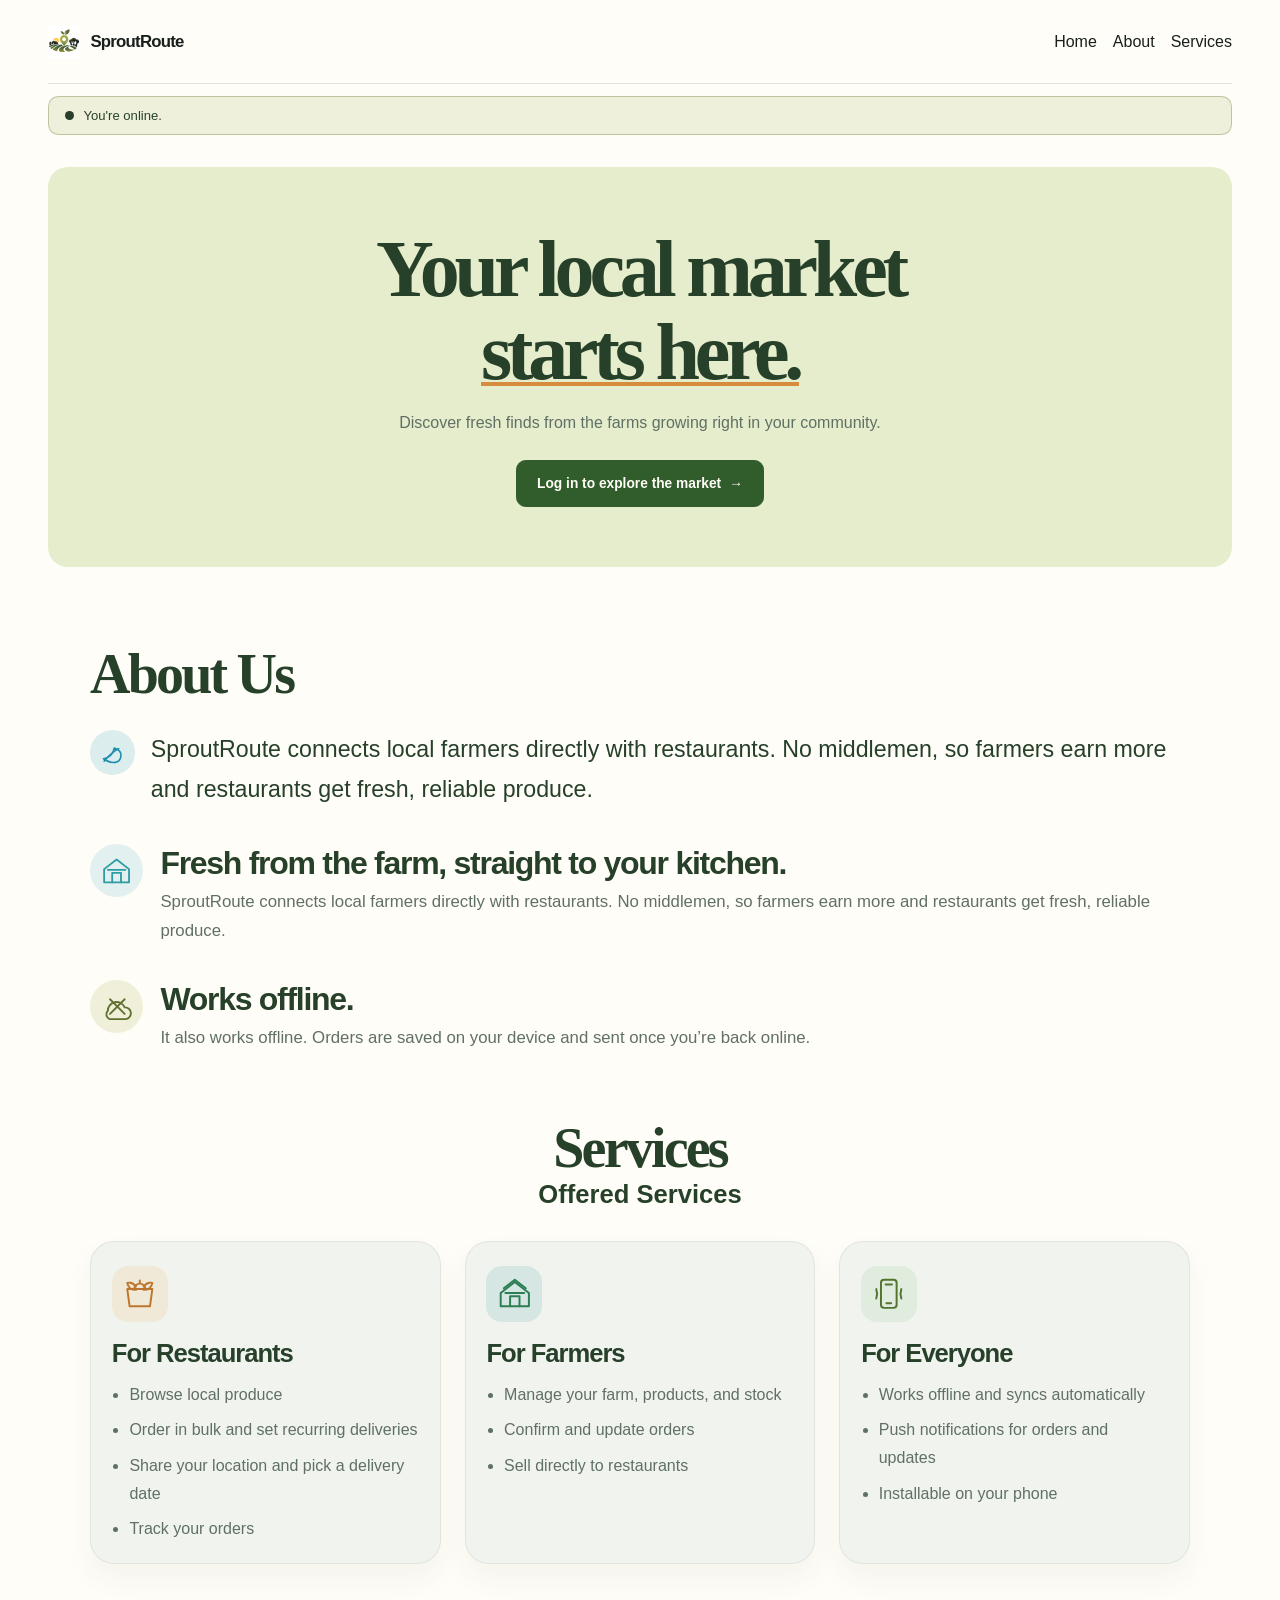
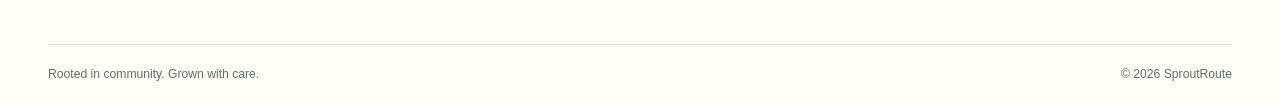
<file: home/index.html>
<!doctype html>
<html lang="en">
<head>
  <meta charset="utf-8">
  <meta name="viewport" content="width=device-width, initial-scale=1">
  <meta name="description" content="Preview fresh products from local farms with SproutRoute.">
  <title>SproutRoute | Local food</title>
  <link rel="stylesheet" href="../css/style.css">
  <link rel="manifest" href="../manifest.json">
</head>
<body>
<button class="button install-button" data-install-button type="button" hidden>Install app</button>
<header class="header">
  <a class="brand" href="index.html" aria-label="SproutRoute home">
    <img class="logo" src="../images/SRlogo.jpg" alt="SproutRoute logo">
    <span>SproutRoute</span>
  </a>
  <nav class="nav" aria-label="Main navigation">
    <a href="#home">Home</a>
    <a href="#about">About</a>
    <a href="#services">Services</a>

  </nav>
</header>

<div class="connection-banner" data-connection-banner role="status" aria-live="polite" hidden>
  <span class="status-dot" aria-hidden="true"></span>
  <span data-connection-message></span>
</div>

<main class="page home" id="home">
  <section class="hero" aria-labelledby="page-title">
    <h1 id="page-title">Your local market<br> <span class="highlight">starts here.</span></h1>
    <p class="intro">Discover fresh finds from the farms growing right in your community.</p>
    <a class="button hero-button" href="login.html">Log in to explore the market <span aria-hidden="true">→</span></a>
  </section>

 <section class="about-page" id="about" aria-labelledby="about-title">
    <div class="about-wrap">
      <h2 class="section-title" id="about-title">About Us</h2>

      <div class="about-intro">
        <div class="about-icon" aria-hidden="true">
          <svg viewBox="0 0 48 48" focusable="false">
            <path d="M10 34c8-1 15-7 17-17 8 2 12 8 10 15-2 8-12 12-27 2Z" />
            <path d="M11 38c7-9 14-15 23-20" />
          </svg>
        </div>
        <p>SproutRoute connects local farmers directly with restaurants. No middlemen, so farmers earn more and restaurants get fresh, reliable produce.</p>
      </div>

      <div class="about-feature">
        <div class="feature-icon feature-icon-farm" aria-hidden="true">
          <svg viewBox="0 0 48 48" focusable="false">
            <path d="m7 22 17-13 17 13v18H7V22Z" />
            <path d="M18 40V27h12v13M12 23h24" />
          </svg>
        </div>
        <div class="feature-copy">
          <h3>Fresh from the farm, straight to your kitchen.</h3>
          <p>SproutRoute connects local farmers directly with restaurants. No middlemen, so farmers earn more and restaurants get fresh, reliable produce.</p>
        </div>
      </div>

      <div class="about-feature">
        <div class="feature-icon feature-icon-offline" aria-hidden="true">
          <svg viewBox="0 0 48 48" focusable="false">
            <path d="M12 30a12 12 0 0 1 23-5 8 8 0 0 1 1 16H14a7 7 0 0 1-2-11Z" />
            <path d="m15 14 20 20M35 14 15 34" />
          </svg>
        </div>
        <div class="feature-copy">
          <h3>Works offline.</h3>
          <p>It also works offline. Orders are saved on your device and sent once you’re back online.</p>
        </div>
      </div>
    </div>
  </section>

  <section class="service-page" id="services" aria-labelledby="services-title">
    <h2 class="section-title section-title-center" id="services-title">Services</h2>
    <p class="section-subtitle">Offered Services</p>

    <div class="service-grid">
      <article class="service-card">
        <div class="service-icon service-icon-produce" aria-hidden="true">
          <svg viewBox="0 0 48 48" focusable="false">
            <path d="M8 18h32l-3 22H11L8 18Z" />
            <path d="M17 18a7 7 0 0 1 14 0M24 11V7m-5 8c-4-7-11-5-11-5 1 6 5 9 11 9m10-4c4-7 11-5 11-5-1 6-5 9-11 9" />
          </svg>
        </div>
        <h3>For Restaurants</h3>
        <ul>
          <li>Browse local produce</li>
          <li>Order in bulk and set recurring deliveries</li>
          <li>Share your location and pick a delivery date</li>
          <li>Track your orders</li>
        </ul>
      </article>

      <article class="service-card">
        <div class="service-icon service-icon-farm" aria-hidden="true">
          <svg viewBox="0 0 48 48" focusable="false">
            <path d="m6 23 18-14 18 14v17H6V23Z" />
            <path d="M18 40V27h12v13M12 23h24M10 17l14-11 14 11" />
          </svg>
        </div>
        <h3>For Farmers</h3>
        <ul>
          <li>Manage your farm, products, and stock</li>
          <li>Confirm and update orders</li>
          <li>Sell directly to restaurants</li>
        </ul>
      </article>

      <article class="service-card">
        <div class="service-icon service-icon-everyone" aria-hidden="true">
          <svg viewBox="0 0 48 48" focusable="false">
            <rect x="14" y="6" width="20" height="36" rx="4" />
            <path d="M20 12h8M21 36h6M8 18a18 18 0 0 1 0 12m32-12a18 18 0 0 0 0 12" />
          </svg>
        </div>
        <h3>For Everyone</h3>
        <ul>
          <li>Works offline and syncs automatically</li>
          <li>Push notifications for orders and updates</li>
          <li>Installable on your phone</li>
        </ul>
      </article>
    </div>
  </section>

</main>


<footer class="footer">
  <p>Rooted in community. Grown with care.</p>
  <p>&copy; <span data-current-year>2026</span> SproutRoute</p>
</footer>

<script src="../scripts/app.js" defer></script>
<script src="../scripts/offline-db.js" defer></script>
<script src="../scripts/connection.js" defer></script>
<script src="../scripts/install-prompt.js" defer></script>
<script src="../scripts/register-sw.js" defer></script>
</body>
</html>
</file>
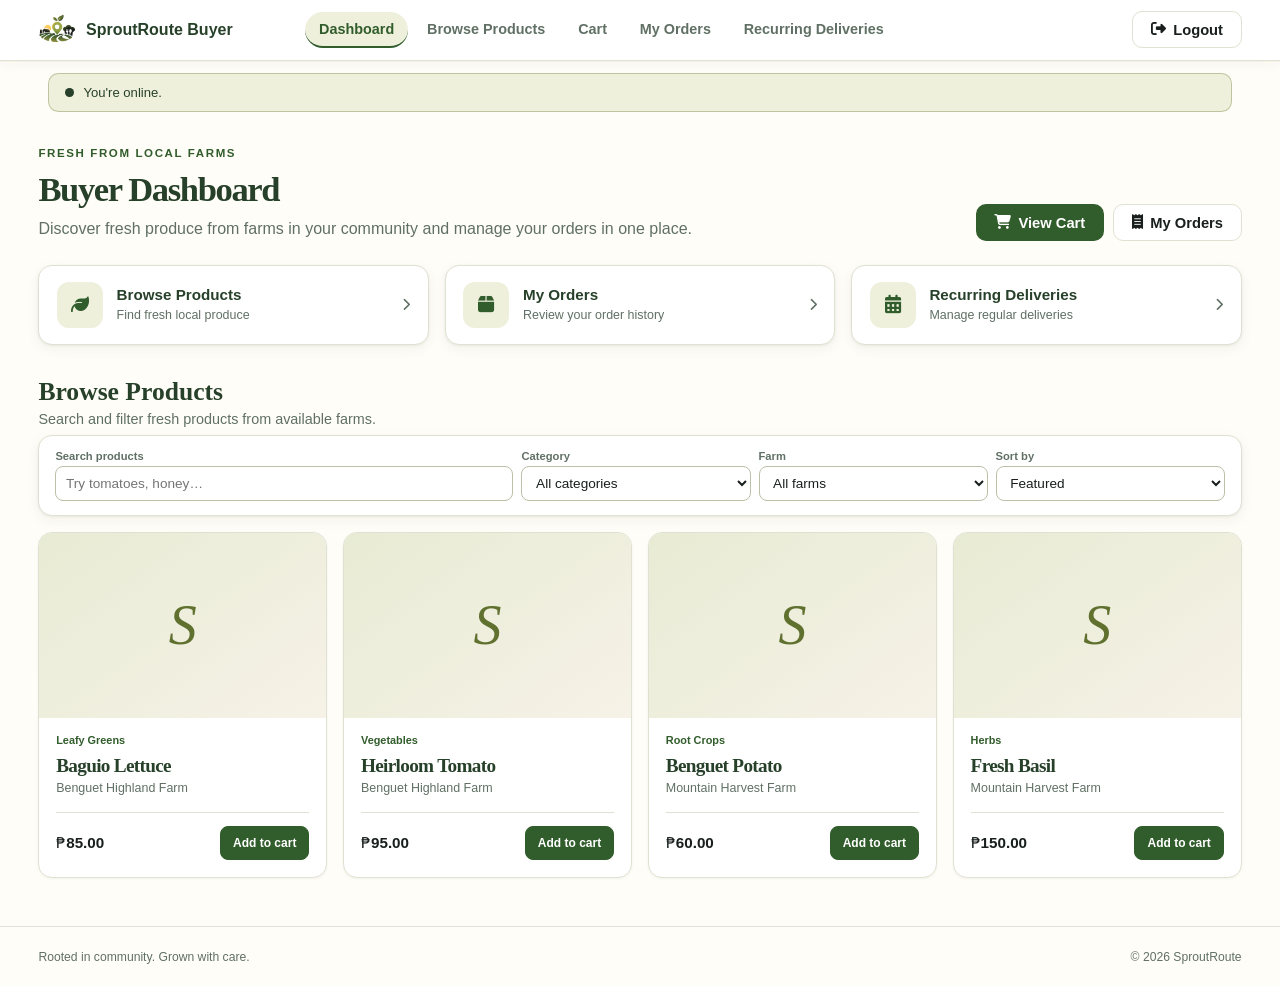
<file: buyer/browse.html>
<!DOCTYPE html>
<html lang="en">
<head>
  <meta charset="UTF-8">
  <meta name="viewport" content="width=device-width, initial-scale=1.0">
  <meta name="description" content="Buyer dashboard and product catalog for SproutRoute.">
  <title>Buyer Dashboard | SproutRoute</title>
  <link rel="stylesheet" href="../css/style.css">
  <link rel="manifest" href="../manifest.json">
  <link rel="stylesheet" href="https://cdnjs.cloudflare.com/ajax/libs/font-awesome/6.4.0/css/all.min.css">
</head>
<body class="buyer-body">
<button class="button install-button" data-install-button type="button" hidden>Install app</button>

<header class="navbar">
  <div class="nav-container">
    <a href="browse.html" class="logo">
      <img src="../images/SRlogo.jpg" alt="SproutRoute Logo">
      <span>SproutRoute Buyer</span>
    </a>
    <nav class="nav-menu" aria-label="Main navigation">
      <a href="browse.html" class="active" aria-current="page">Dashboard</a>
      <a href="browse.html#product-listings">Browse Products</a>
      <a href="cart.html">Cart <span data-cart-count></span></a>
      <a href="my-orders.html">My Orders</a>
      <a href="recurring-deliveries.html">Recurring Deliveries</a>
    </nav>
    <div class="nav-actions">
      <a href="../home/index.html" class="btn btn-outline" id="logoutBtn">
        <i class="fa-solid fa-right-from-bracket"></i> Logout
      </a>
    </div>
  </div>
</header>

<div class="connection-banner" data-connection-banner role="status" aria-live="polite" hidden>
  <span class="status-dot" aria-hidden="true"></span>
  <span data-connection-message></span>
</div>

<main class="buyer-main">
  <section class="page-header">
    <div>
      <p class="buyer-eyebrow">Fresh from local farms</p>
      <h1>Buyer Dashboard</h1>
      <p>Discover fresh produce from farms in your community and manage your orders in one place.</p>
    </div>
    <div class="page-header-actions">
      <a href="cart.html" class="btn btn-primary"><i class="fa-solid fa-cart-shopping"></i> View Cart</a>
      <a href="my-orders.html" class="btn btn-outline"><i class="fa-solid fa-receipt"></i> My Orders</a>
    </div>
  </section>

  <section class="buyer-shortcuts" aria-label="Buyer shortcuts">
    <a class="buyer-shortcut" href="#product-listings">
      <span class="buyer-shortcut-icon"><i class="fa-solid fa-leaf"></i></span>
      <span><strong>Browse Products</strong><small>Find fresh local produce</small></span>
      <i class="fa-solid fa-chevron-right shortcut-arrow"></i>
    </a>
    <a class="buyer-shortcut" href="my-orders.html">
      <span class="buyer-shortcut-icon"><i class="fa-solid fa-box"></i></span>
      <span><strong>My Orders</strong><small>Review your order history</small></span>
      <i class="fa-solid fa-chevron-right shortcut-arrow"></i>
    </a>
    <a class="buyer-shortcut" href="recurring-deliveries.html">
      <span class="buyer-shortcut-icon"><i class="fa-solid fa-calendar-days"></i></span>
      <span><strong>Recurring Deliveries</strong><small>Manage regular deliveries</small></span>
      <i class="fa-solid fa-chevron-right shortcut-arrow"></i>
    </a>
  </section>

  <section class="buyer-listings" id="product-listings" aria-label="Product listings">
    <div class="section-head buyer-section-head">
      <div>
        <h2>Browse Products</h2>
        <p>Search and filter fresh products from available farms.</p>
      </div>
    </div>

    <div class="seller-toolbar buyer-toolbar">
      <div class="seller-search-filter buyer-search-filter">
        <div class="buyer-filter-field buyer-search-field">
          <label for="product-search">Search products</label>
          <input id="product-search" type="search" placeholder="Try tomatoes, honey…" autocomplete="off">
        </div>
        <div class="buyer-filter-field">
          <label for="category-filter">Category</label>
          <select id="category-filter"><option value="">All categories</option></select>
        </div>
        <div class="buyer-filter-field">
          <label for="farm-filter">Farm</label>
          <select id="farm-filter"><option value="">All farms</option></select>
        </div>
        <div class="buyer-filter-field">
          <label for="sort-filter">Sort by</label>
          <select id="sort-filter">
            <option value="featured">Featured</option>
            <option value="name">Name, A to Z</option>
            <option value="price_asc">Price, low to high</option>
            <option value="price_desc">Price, high to low</option>
          </select>
        </div>
      </div>
    </div>

    <div class="products" aria-label="Product previews">
      <p>Loading products...</p>
    </div>
  </section>
</main>

<footer class="footer buyer-footer">
  <p>Rooted in community. Grown with care.</p>
  <p>&copy; <span data-current-year>2026</span> SproutRoute</p>
</footer>

<script src="../scripts/app.js" defer></script>
<script src="../scripts/buyer.js" defer></script>
<script src="../scripts/offline-db.js" defer></script>
<script src="../scripts/buyer-orders.js" defer></script>
<script src="../scripts/connection.js" defer></script>
<script src="../scripts/install-prompt.js" defer></script>
<script src="../scripts/register-sw.js" defer></script>
</body>
</html>
</file>
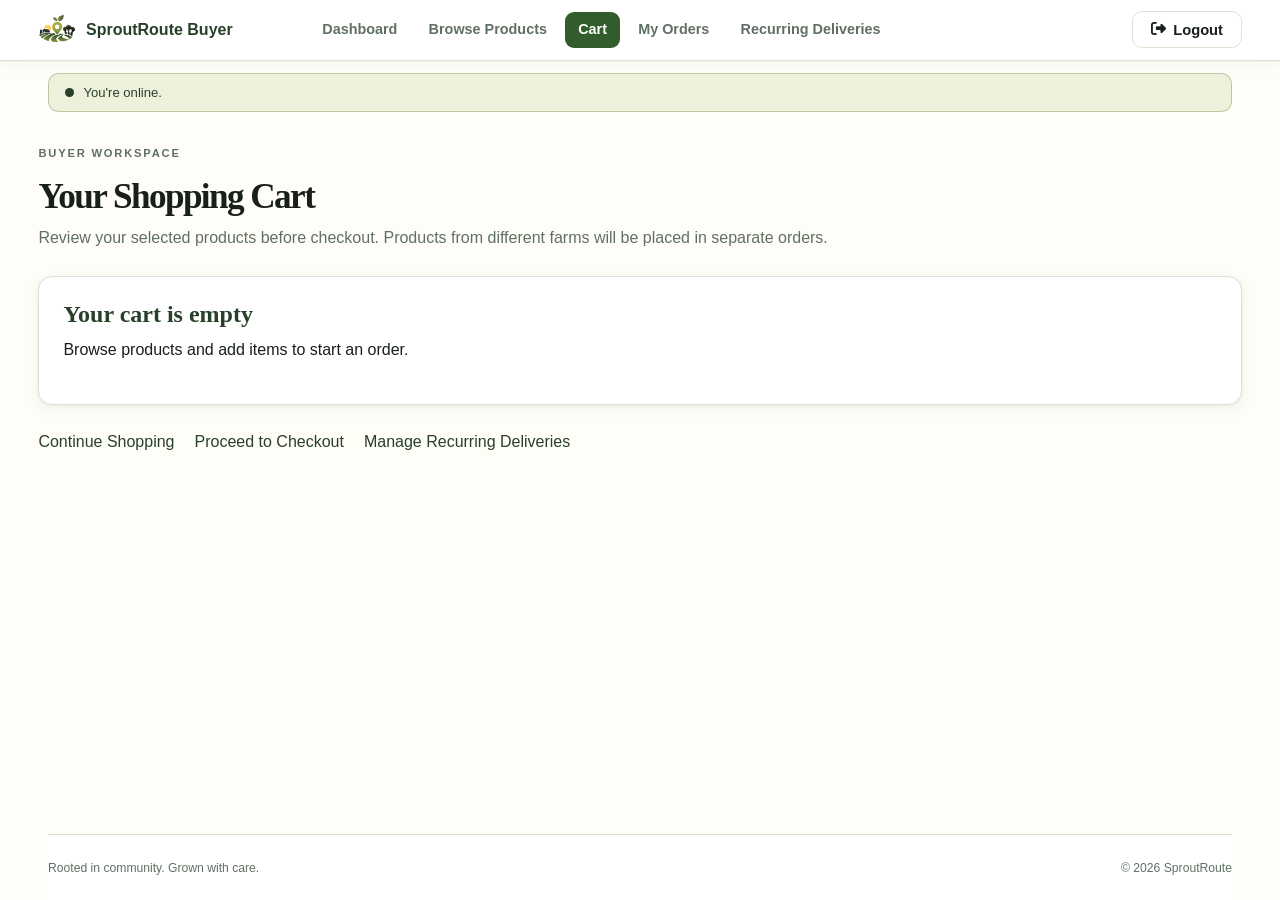
<file: buyer/cart.html>
<!DOCTYPE html>
<html lang="en">
<head>
    <meta charset="UTF-8">
    <meta name="viewport" content="width=device-width, initial-scale=1.0">
    <meta name="description" content="Review your SproutRoute shopping cart.">
    <title>Your Cart | SproutRoute</title>
    <link rel="stylesheet" href="../css/style.css">
    <link rel="manifest" href="../manifest.json">
    <link rel="stylesheet" href="https://cdnjs.cloudflare.com/ajax/libs/font-awesome/6.4.0/css/all.min.css">
</head>
<body class="buyer-body buyer-order-body" data-page="cart">
<button class="button install-button" data-install-button type="button" hidden>Install app</button>

<header class="navbar">
    <div class="nav-container">
        <a href="browse.html" class="logo" aria-label="SproutRoute Buyer Dashboard">
            <img src="../images/SRlogo.jpg" alt="SproutRoute Logo">
            <span>SproutRoute Buyer</span>
        </a>
        <nav class="nav-menu" aria-label="Main navigation">
            <a href="browse.html" >Dashboard</a>
            <a href="browse.html#product-listings">Browse Products</a>
            <a href="cart.html" class="active" aria-current="page">Cart <span data-cart-count></span></a>
            <a href="my-orders.html" >My Orders</a>
            <a href="recurring-deliveries.html" >Recurring Deliveries</a>
        </nav>
        <div class="nav-actions">
            <a href="../home/index.html" class="btn btn-outline" id="logoutBtn"><i class="fa-solid fa-right-from-bracket"></i> Logout</a>
        </div>
    </div>
</header>

<div class="connection-banner"
     data-connection-banner
     role="status"
     aria-live="polite"
     hidden>
    <span class="status-dot" aria-hidden="true"></span>
    <span data-connection-message></span>
</div>

<main class="page buyer-order-main">
    <p class="eyebrow">Buyer Workspace</p>
    <h1>Your Shopping Cart</h1>

    <p>
        Review your selected products before checkout.
        Products from different farms will be placed
        in separate orders.
    </p>

    <div id="page-message" role="status" aria-live="polite"></div>

    <section aria-label="Cart items">
        <div id="cart-content">
            <p>Your cart is loading...</p>
        </div>
    </section>

    <nav aria-label="Cart actions">
        <p>
            <a href="../buyer/browse.html">Continue Shopping</a>
        </p>
        <p>
            <a href="../buyer/checkout.html">Proceed to Checkout</a>
        </p>
        <p>
            <a href="../buyer/recurring-deliveries.html">
                Manage Recurring Deliveries
            </a>
        </p>
    </nav>
</main>

<footer class="footer">
    <p>Rooted in community. Grown with care.</p>
    <p>&copy; <span data-current-year>2026</span> SproutRoute</p>
</footer>
<script src="../scripts/app.js" defer></script>
<script src="../scripts/offline-db.js" defer></script>
<script src="../scripts/buyer-orders.js" defer></script>
<script src="../scripts/connection.js" defer></script>
<script src="../scripts/install-prompt.js" defer></script>
<script src="../scripts/register-sw.js" defer></script>
</body>
</html>
</file>
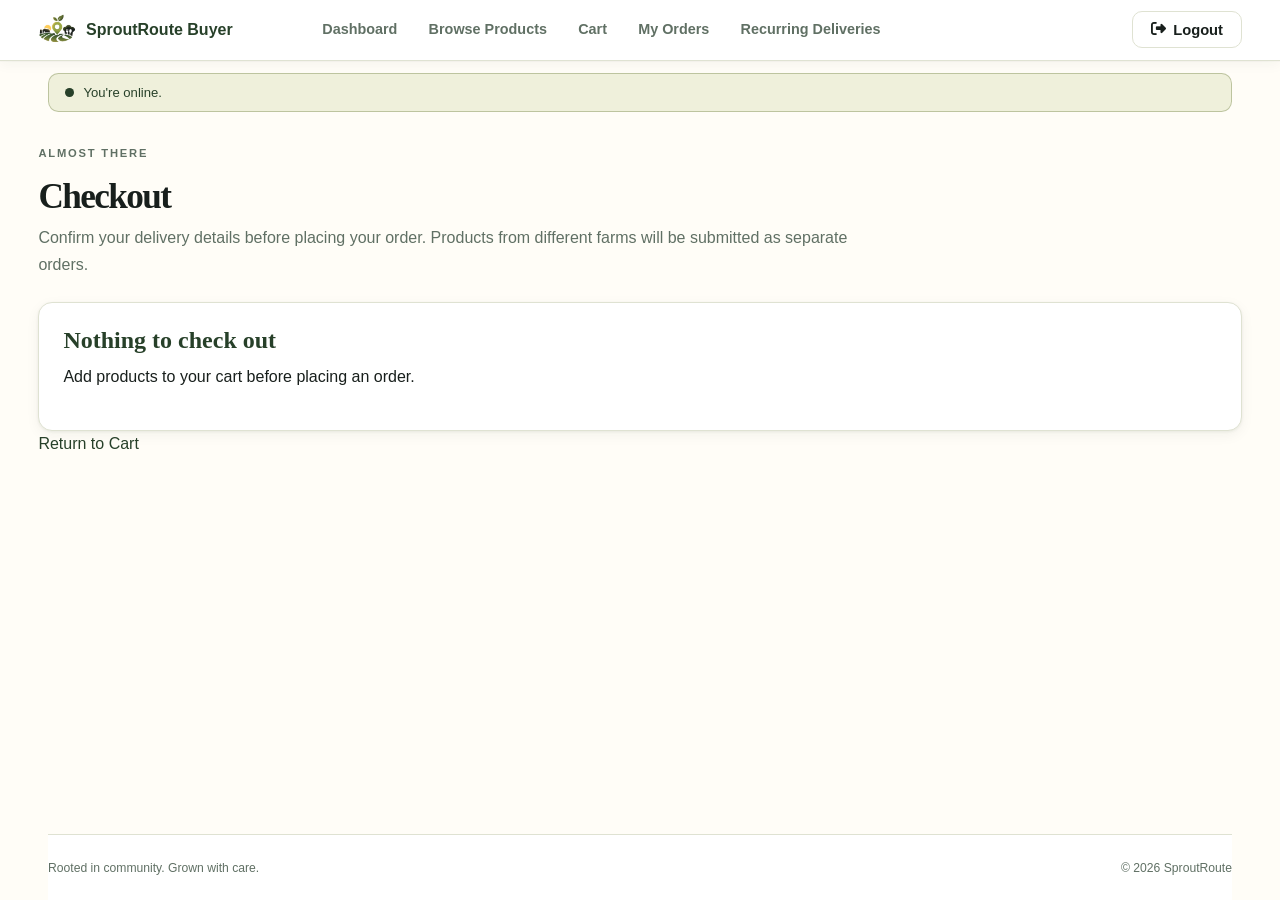
<file: buyer/checkout.html>
<!DOCTYPE html>
<html lang="en">
<head>
    <meta charset="UTF-8">
    <meta name="viewport" content="width=device-width, initial-scale=1.0">
    <meta name="description" content="Complete your SproutRoute order.">
    <title>Checkout | SproutRoute</title>
    <link rel="stylesheet" href="../css/style.css">
    <link rel="manifest" href="../manifest.json">
    <link rel="stylesheet" href="https://cdnjs.cloudflare.com/ajax/libs/font-awesome/6.4.0/css/all.min.css">
</head>
<body class="buyer-body buyer-order-body" data-page="checkout">
<button class="button install-button" data-install-button type="button" hidden>Install app</button>

<header class="navbar">
    <div class="nav-container">
        <a href="browse.html" class="logo" aria-label="SproutRoute Buyer Dashboard">
            <img src="../images/SRlogo.jpg" alt="SproutRoute Logo">
            <span>SproutRoute Buyer</span>
        </a>
        <nav class="nav-menu" aria-label="Main navigation">
            <a href="browse.html" >Dashboard</a>
            <a href="browse.html#product-listings">Browse Products</a>
            <a href="cart.html" >Cart <span data-cart-count></span></a>
            <a href="my-orders.html" >My Orders</a>
            <a href="recurring-deliveries.html" >Recurring Deliveries</a>
        </nav>
        <div class="nav-actions">
            <a href="../home/index.html" class="btn btn-outline" id="logoutBtn"><i class="fa-solid fa-right-from-bracket"></i> Logout</a>
        </div>
    </div>
</header>

<div class="connection-banner"
     data-connection-banner
     role="status"
     aria-live="polite"
     hidden>
    <span class="status-dot" aria-hidden="true"></span>
    <span data-connection-message></span>
</div>

<main class="page buyer-order-main">
    <p class="eyebrow">Almost There</p>
    <h1>Checkout</h1>

    <p>
        Confirm your delivery details before placing your order.
        Products from different farms will be submitted as
        separate orders.
    </p>

    <div id="page-message" role="status" aria-live="polite"></div>

    <section aria-label="Checkout details">
        <div id="checkout-content">
            <p>Loading your order summary...</p>
        </div>
    </section>

    <p><a href="../buyer/cart.html">Return to Cart</a></p>
</main>

<footer class="footer">
    <p>Rooted in community. Grown with care.</p>
    <p>&copy; <span data-current-year>2026</span> SproutRoute</p>
</footer>
<script src="../scripts/app.js" defer></script>
<script src="../scripts/offline-db.js" defer></script>
<script src="../scripts/buyer-orders.js" defer></script>
<script src="../scripts/connection.js" defer></script>
<script src="../scripts/install-prompt.js" defer></script>
<script src="../scripts/register-sw.js" defer></script>
</body>
</html>
</file>
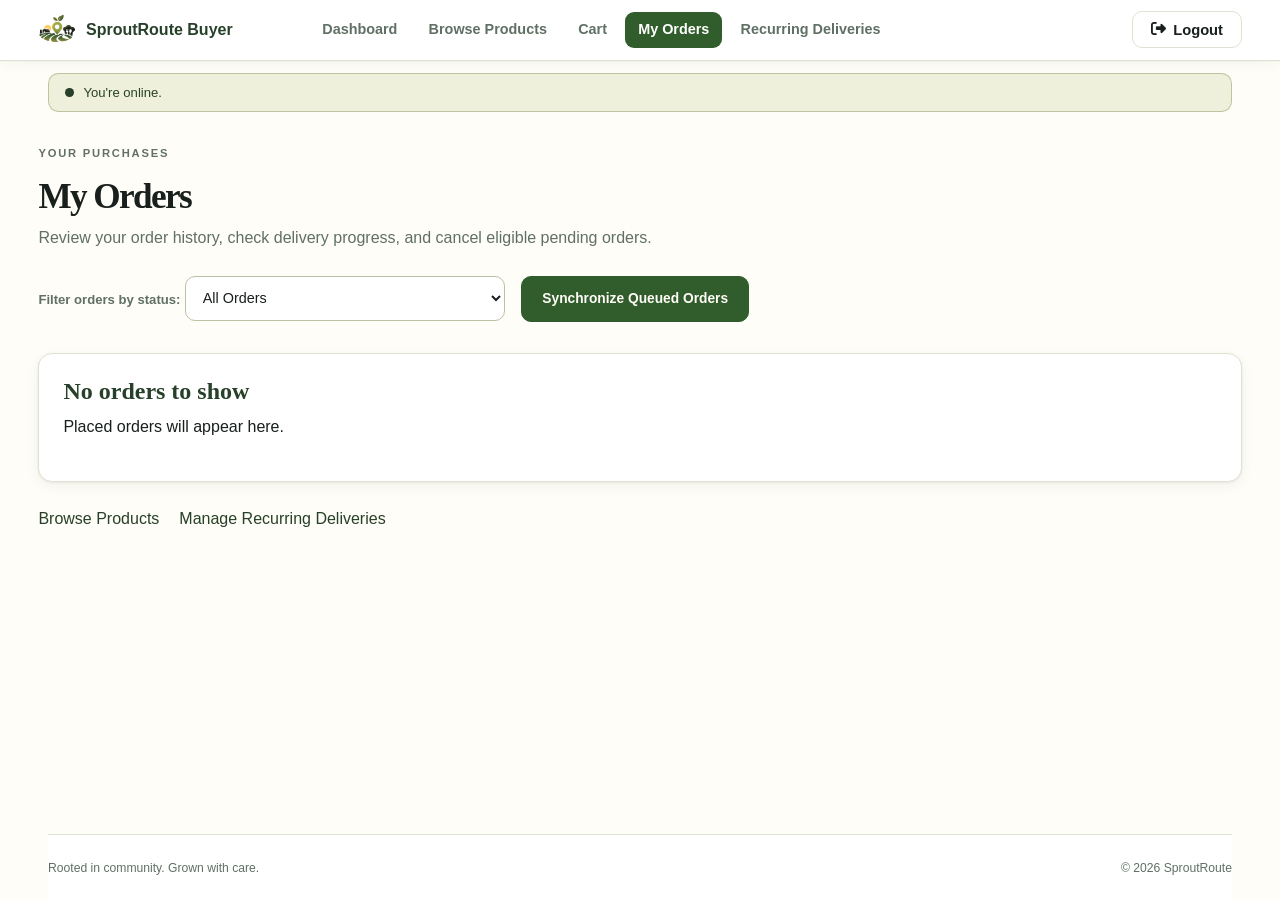
<file: buyer/my-orders.html>
<!DOCTYPE html>
<html lang="en">
<head>
    <meta charset="UTF-8">
    <meta name="viewport" content="width=device-width, initial-scale=1.0">
    <meta name="description" content="Track and manage your SproutRoute orders.">
    <title>My Orders | SproutRoute</title>
    <link rel="stylesheet" href="../css/style.css">
    <link rel="manifest" href="../manifest.json">
    <link rel="stylesheet" href="https://cdnjs.cloudflare.com/ajax/libs/font-awesome/6.4.0/css/all.min.css">
</head>
<body class="buyer-body buyer-order-body" data-page="orders">
<button class="button install-button" data-install-button type="button" hidden>Install app</button>

<header class="navbar">
    <div class="nav-container">
        <a href="browse.html" class="logo" aria-label="SproutRoute Buyer Dashboard">
            <img src="../images/SRlogo.jpg" alt="SproutRoute Logo">
            <span>SproutRoute Buyer</span>
        </a>
        <nav class="nav-menu" aria-label="Main navigation">
            <a href="browse.html" >Dashboard</a>
            <a href="browse.html#product-listings">Browse Products</a>
            <a href="cart.html" >Cart <span data-cart-count></span></a>
            <a href="my-orders.html" class="active" aria-current="page">My Orders</a>
            <a href="recurring-deliveries.html" >Recurring Deliveries</a>
        </nav>
        <div class="nav-actions">
            <a href="../home/index.html" class="btn btn-outline" id="logoutBtn"><i class="fa-solid fa-right-from-bracket"></i> Logout</a>
        </div>
    </div>
</header>

<div class="connection-banner"
     data-connection-banner
     role="status"
     aria-live="polite"
     hidden>
    <span class="status-dot" aria-hidden="true"></span>
    <span data-connection-message></span>
</div>

<main class="page buyer-order-main">
    <p class="eyebrow">Your Purchases</p>
    <h1>My Orders</h1>

    <p>
        Review your order history, check delivery progress,
        and cancel eligible pending orders.
    </p>

    <div id="page-message" role="status" aria-live="polite"></div>

    <section aria-label="Order filters">
        <label for="order-filter">Filter orders by status:</label>

        <select id="order-filter">
            <option value="all">All Orders</option>
            <option value="pending">Pending</option>
            <option value="waiting_to_sync">Waiting to Synchronize</option>
            <option value="submitted">Submitted</option>
            <option value="cancelled">Cancelled</option>
        </select>

        <button id="sync-orders" class="button" type="button">
            Synchronize Queued Orders
        </button>
    </section>

    <section aria-label="Order history">
        <div id="orders-content">
            <p>Loading your orders...</p>
        </div>
    </section>

    <nav aria-label="Order navigation">
        <p><a href="../buyer/browse.html">Browse Products</a></p>
        <p>
            <a href="../buyer/recurring-deliveries.html">
                Manage Recurring Deliveries
            </a>
        </p>
    </nav>
</main>

<footer class="footer">
    <p>Rooted in community. Grown with care.</p>
    <p>&copy; <span data-current-year>2026</span> SproutRoute</p>
</footer>
<script src="../scripts/app.js" defer></script>
<script src="../scripts/offline-db.js" defer></script>
<script src="../scripts/buyer-orders.js" defer></script>
<script src="../scripts/connection.js" defer></script>
<script src="../scripts/install-prompt.js" defer></script>
<script src="../scripts/register-sw.js" defer></script>
</body>
</html>
</file>
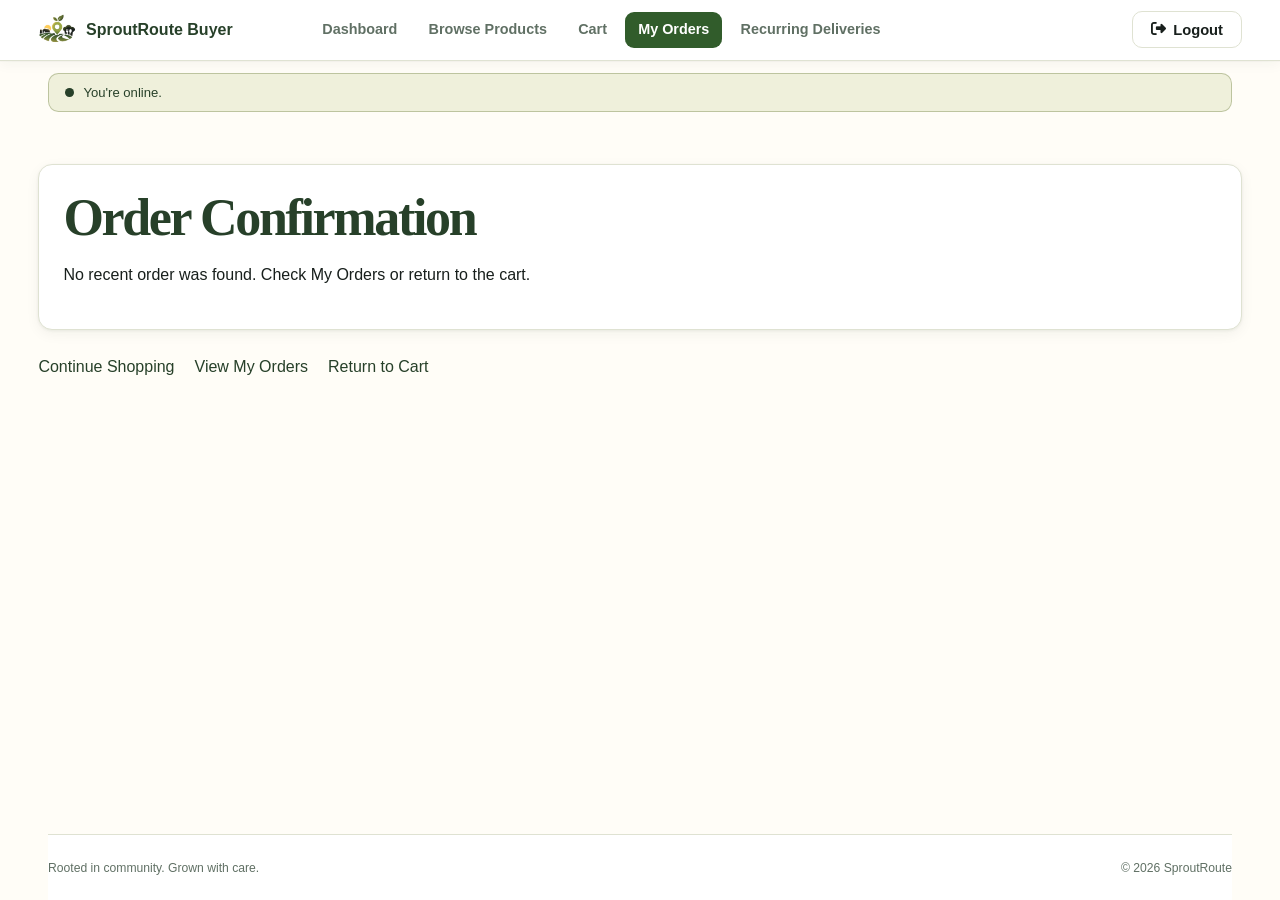
<file: buyer/order-confirmation.html>
<!DOCTYPE html>
<html lang="en">
<head>
    <meta charset="UTF-8">
    <meta name="viewport" content="width=device-width, initial-scale=1.0">
    <meta name="description" content="View your SproutRoute order confirmation.">
    <title>Order Confirmation | SproutRoute</title>
    <link rel="stylesheet" href="../css/style.css">
    <link rel="manifest" href="../manifest.json">
    <link rel="stylesheet" href="https://cdnjs.cloudflare.com/ajax/libs/font-awesome/6.4.0/css/all.min.css">
</head>
<body class="buyer-body buyer-order-body" data-page="confirmation">
<button class="button install-button" data-install-button type="button" hidden>Install app</button>

<header class="navbar">
    <div class="nav-container">
        <a href="browse.html" class="logo" aria-label="SproutRoute Buyer Dashboard">
            <img src="../images/SRlogo.jpg" alt="SproutRoute Logo">
            <span>SproutRoute Buyer</span>
        </a>
        <nav class="nav-menu" aria-label="Main navigation">
            <a href="browse.html" >Dashboard</a>
            <a href="browse.html#product-listings">Browse Products</a>
            <a href="cart.html" >Cart <span data-cart-count></span></a>
            <a href="my-orders.html" class="active" aria-current="page">My Orders</a>
            <a href="recurring-deliveries.html" >Recurring Deliveries</a>
        </nav>
        <div class="nav-actions">
            <a href="../home/index.html" class="btn btn-outline" id="logoutBtn"><i class="fa-solid fa-right-from-bracket"></i> Logout</a>
        </div>
    </div>
</header>

<div class="connection-banner"
     data-connection-banner
     role="status"
     aria-live="polite"
     hidden>
    <span class="status-dot" aria-hidden="true"></span>
    <span data-connection-message></span>
</div>

<main class="page buyer-order-main">
    <section aria-label="Order confirmation">
        <div id="confirmation-content" role="status" aria-live="polite">
            <h1>Order Confirmation</h1>
            <p>Loading your order details...</p>
        </div>
    </section>

    <nav aria-label="Next steps">
        <p><a href="../buyer/browse.html">Continue Shopping</a></p>
        <p><a href="../buyer/my-orders.html">View My Orders</a></p>
        <p><a href="../buyer/cart.html">Return to Cart</a></p>
    </nav>
</main>

<footer class="footer">
    <p>Rooted in community. Grown with care.</p>
    <p>&copy; <span data-current-year>2026</span> SproutRoute</p>
</footer>
<script src="../scripts/app.js" defer></script>
<script src="../scripts/offline-db.js" defer></script>
<script src="../scripts/buyer-orders.js" defer></script>
<script src="../scripts/connection.js" defer></script>
<script src="../scripts/install-prompt.js" defer></script>
<script src="../scripts/register-sw.js" defer></script>
</body>
</html>
</file>
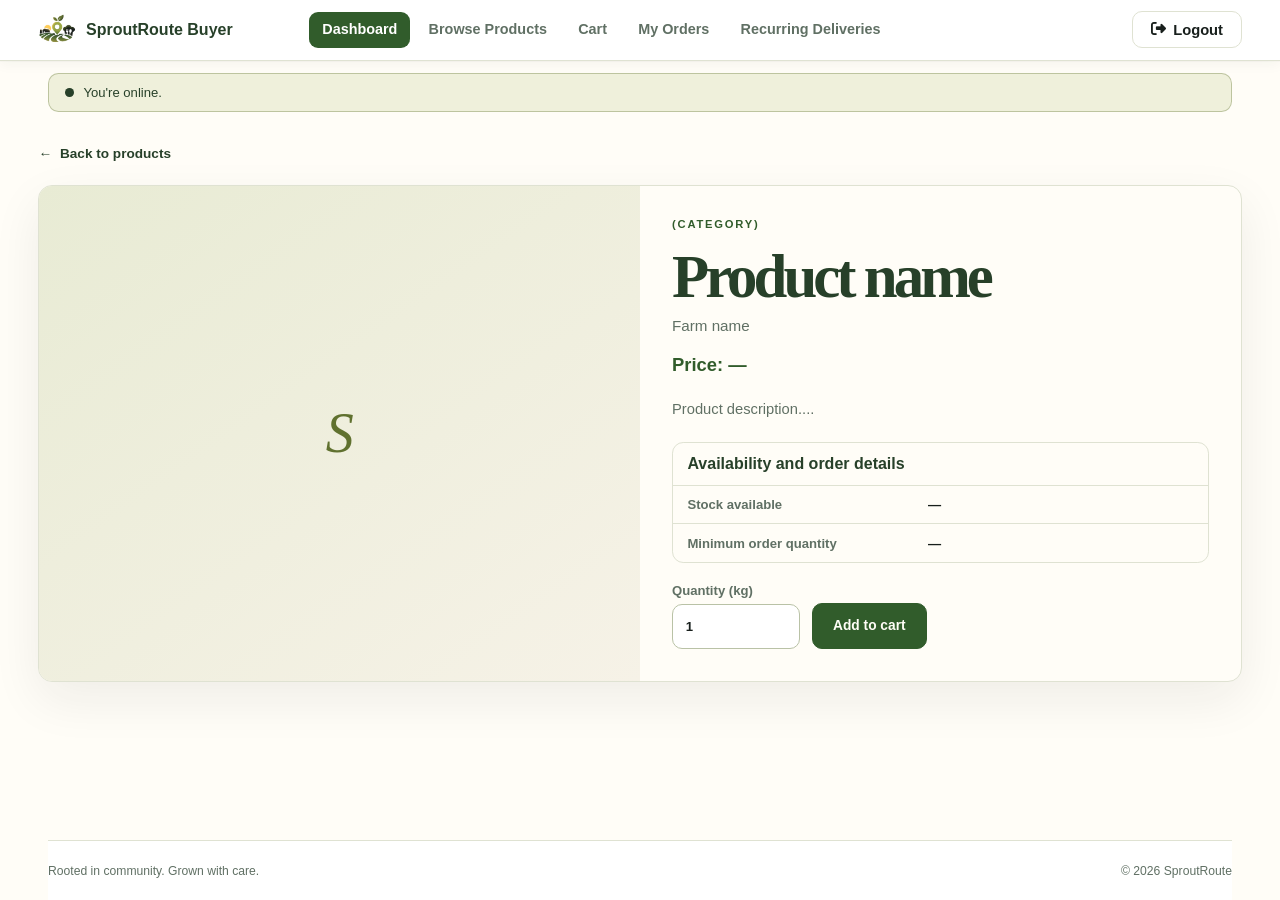
<file: buyer/product.html>
<!doctype html>
<html lang="en">
<head>
  <meta charset="utf-8">
  <meta name="viewport" content="width=device-width, initial-scale=1">
  <meta name="description" content="Product information from a local SproutRoute farm.">
  <title>Product details | SproutRoute</title>
  <link rel="stylesheet" href="../css/style.css">
  <link rel="manifest" href="../manifest.json">
  <link rel="stylesheet" href="https://cdnjs.cloudflare.com/ajax/libs/font-awesome/6.4.0/css/all.min.css">
</head>
<body class="buyer-body buyer-order-body">
<button class="button install-button" data-install-button type="button" hidden>Install app</button>
<header class="navbar">
  <div class="nav-container">
    <a href="browse.html" class="logo" aria-label="SproutRoute Buyer Dashboard">
      <img src="../images/SRlogo.jpg" alt="SproutRoute Logo">
      <span>SproutRoute Buyer</span>
    </a>
    <nav class="nav-menu" aria-label="Main navigation">
      <a href="browse.html" class="active" aria-current="page">Dashboard</a>
      <a href="browse.html#product-listings">Browse Products</a>
      <a href="cart.html" >Cart <span data-cart-count></span></a>
      <a href="my-orders.html" >My Orders</a>
      <a href="recurring-deliveries.html" >Recurring Deliveries</a>
    </nav>
    <div class="nav-actions">
      <a href="../home/index.html" class="btn btn-outline" id="logoutBtn"><i class="fa-solid fa-right-from-bracket"></i> Logout</a>
    </div>
  </div>
</header>

<div class="connection-banner" data-connection-banner role="status" aria-live="polite" hidden>
  <span class="status-dot" aria-hidden="true"></span>
  <span data-connection-message></span>
</div>

<main class="page details buyer-order-main">
  <a class="back" href="browse.html"><span aria-hidden="true">←</span> Back to products</a>
  <article class="detail">
    <div class="image image-placeholder" role="img" aria-label="Product image placeholder">S</div>
    <div class="details-info">
      <p class="eyebrow">(Category)</p>
      <h1>Product name</h1>
      <p class="detail-farm">Farm name</p>
      <p class="detail-price">Price: —</p>
      <p class="description">Product description....</p>

      <div class="table-wrap">
        <table class="details-table">
          <caption>Availability and order details</caption>
          <tbody>
          <tr>
            <th scope="row">Stock available</th>
            <td>—</td>
          </tr>
          <tr>
            <th scope="row">Minimum order quantity</th>
            <td>—</td>
          </tr>
          </tbody>
        </table>
      </div>

      <form id="add-to-cart-form" class="add-to-cart">
        <label for="order-qty">Quantity (kg)
          <input id="order-qty" type="number" min="1" step="0.5" value="1" required>
        </label>
        <button class="button" type="submit">Add to cart</button>
        <p id="add-to-cart-message" role="status"></p>
      </form>
    </div>
  </article>
</main>

<footer class="footer">
  <p>Rooted in community. Grown with care.</p>
  <p>&copy; <span data-current-year>2026</span> SproutRoute</p>
</footer>

<script src="../scripts/app.js" defer></script>
<script src="../scripts/buyer.js" defer></script>
<script src="../scripts/offline-db.js" defer></script>
<script src="../scripts/buyer-orders.js" defer></script>
<script src="../scripts/connection.js" defer></script>
<script src="../scripts/install-prompt.js" defer></script>
<script src="../scripts/register-sw.js" defer></script>
</body>
</html>
</file>
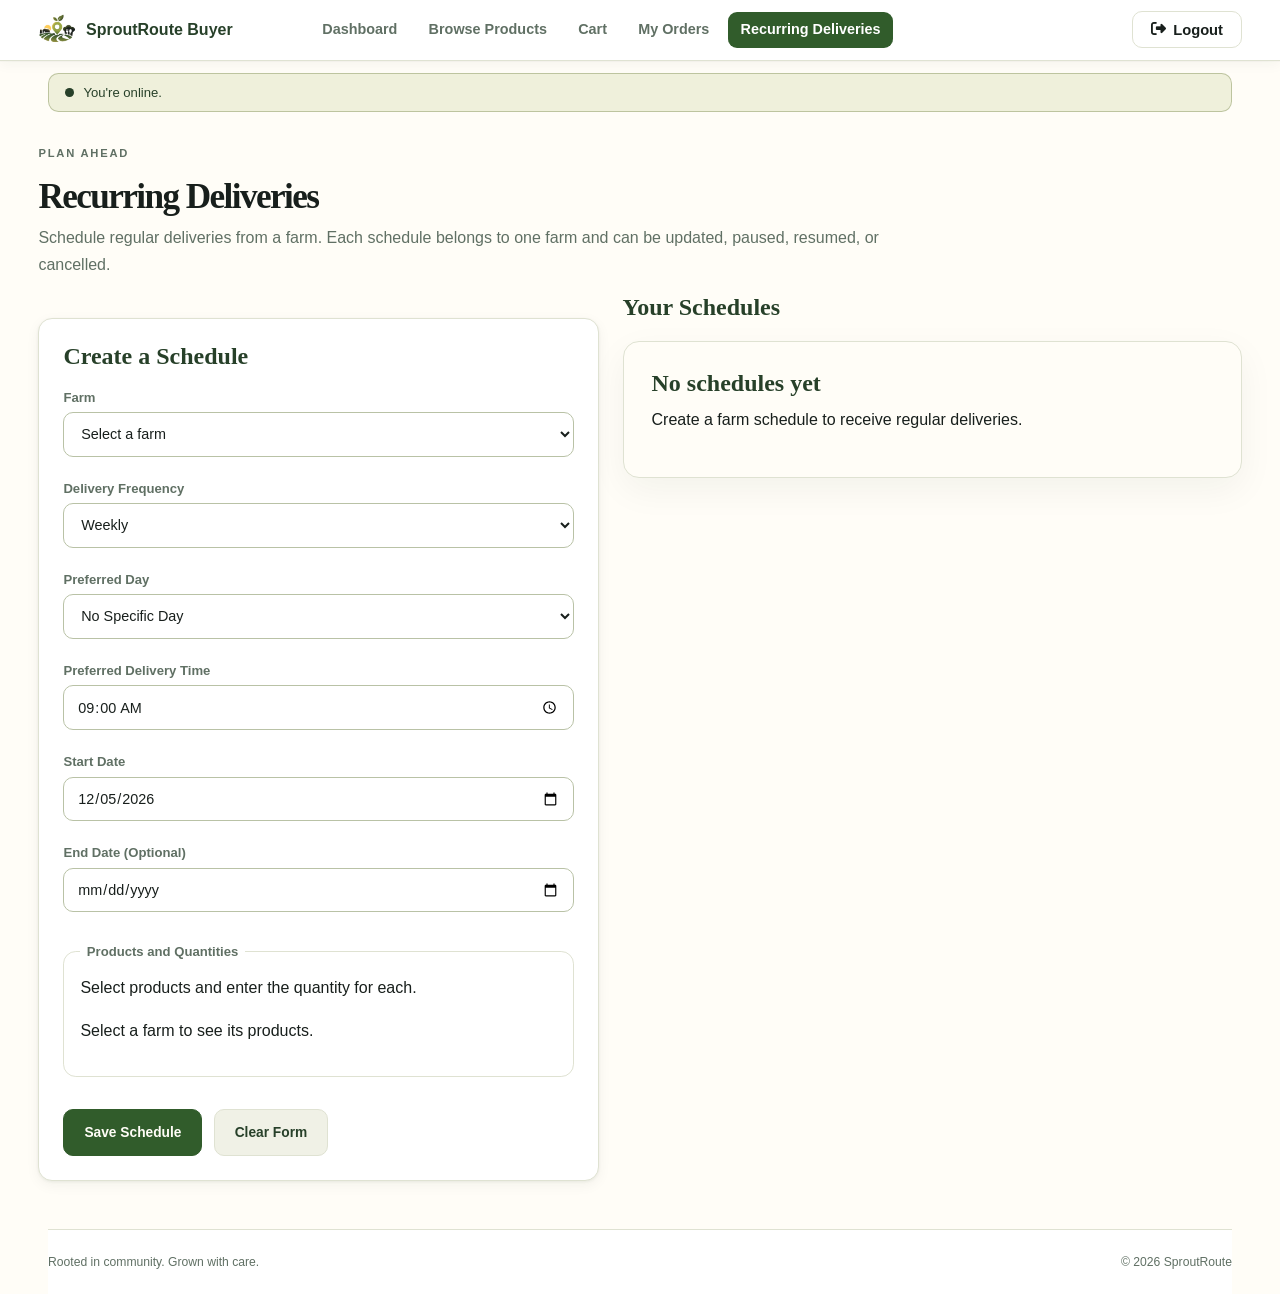
<file: buyer/recurring-deliveries.html>
<!DOCTYPE html>
<html lang="en">
<head>
    <meta charset="UTF-8">
    <meta name="viewport" content="width=device-width, initial-scale=1.0">
    <meta name="description" content="Manage recurring farm deliveries on SproutRoute.">
    <title>Recurring Deliveries | SproutRoute</title>
    <link rel="stylesheet" href="../css/style.css">
    <link rel="manifest" href="../manifest.json">
    <link rel="stylesheet" href="https://cdnjs.cloudflare.com/ajax/libs/font-awesome/6.4.0/css/all.min.css">
</head>
<body class="buyer-body buyer-order-body" data-page="recurring">
<button class="button install-button" data-install-button type="button" hidden>Install app</button>

<header class="navbar">
    <div class="nav-container">
        <a href="browse.html" class="logo" aria-label="SproutRoute Buyer Dashboard">
            <img src="../images/SRlogo.jpg" alt="SproutRoute Logo">
            <span>SproutRoute Buyer</span>
        </a>
        <nav class="nav-menu" aria-label="Main navigation">
            <a href="browse.html" >Dashboard</a>
            <a href="browse.html#product-listings">Browse Products</a>
            <a href="cart.html" >Cart <span data-cart-count></span></a>
            <a href="my-orders.html" >My Orders</a>
            <a href="recurring-deliveries.html" class="active" aria-current="page">Recurring Deliveries</a>
        </nav>
        <div class="nav-actions">
            <a href="../home/index.html" class="btn btn-outline" id="logoutBtn"><i class="fa-solid fa-right-from-bracket"></i> Logout</a>
        </div>
    </div>
</header>

<div class="connection-banner"
     data-connection-banner
     role="status"
     aria-live="polite"
     hidden>
    <span class="status-dot" aria-hidden="true"></span>
    <span data-connection-message></span>
</div>

<main class="page buyer-order-main">
    <p class="eyebrow">Plan Ahead</p>
    <h1>Recurring Deliveries</h1>

    <p>
        Schedule regular deliveries from a farm.
        Each schedule belongs to one farm and can be
        updated, paused, resumed, or cancelled.
    </p>

    <div id="page-message" role="status" aria-live="polite"></div>

    <div class="split-layout">

        <section class="panel" aria-labelledby="schedule-form-title">
            <h2 id="schedule-form-title">Create a Schedule</h2>

            <form id="schedule-form">
                <input type="hidden" id="schedule-id">

                <div class="field">
                    <label for="schedule-farm">Farm</label>
                    <select id="schedule-farm" required>
                        <option value="">Select a farm</option>
                    </select>
                </div>

                <div class="field">
                    <label for="schedule-frequency">Delivery Frequency</label>
                    <select id="schedule-frequency" required>
                        <option value="daily">Daily</option>
                        <option value="weekly" selected>Weekly</option>
                        <option value="biweekly">Every Two Weeks</option>
                        <option value="monthly">Monthly</option>
                    </select>
                </div>

                <div class="field">
                    <label for="schedule-day">Preferred Day</label>
                    <select id="schedule-day">
                        <option value="">No Specific Day</option>
                        <option value="Monday">Monday</option>
                        <option value="Tuesday">Tuesday</option>
                        <option value="Wednesday">Wednesday</option>
                        <option value="Thursday">Thursday</option>
                        <option value="Friday">Friday</option>
                        <option value="Saturday">Saturday</option>
                        <option value="Sunday">Sunday</option>
                    </select>
                </div>

                <div class="field">
                    <label for="schedule-time">Preferred Delivery Time</label>
                    <input id="schedule-time" type="time"
                           value="09:00" required>
                </div>

                <div class="field">
                    <label for="schedule-start">Start Date</label>
                    <input id="schedule-start" type="date" required>
                </div>

                <div class="field">
                    <label for="schedule-end">End Date (Optional)</label>
                    <input id="schedule-end" type="date">
                </div>

                <fieldset class="product-picker">
                    <legend>Products and Quantities</legend>
                    <p>Select products and enter the quantity for each.</p>
                    <div id="schedule-products">
                        <p>Loading available products...</p>
                    </div>
                </fieldset>

                <div class="form-actions">
                    <button class="button" type="submit">
                        Save Schedule
                    </button>

                    <button class="button button-secondary"
                            id="reset-schedule" type="button">
                        Clear Form
                    </button>
                </div>
            </form>
        </section>

        <section aria-labelledby="schedules-title">
            <h2 id="schedules-title">Your Schedules</h2>

            <div id="schedules-content">
                <p>Loading your recurring schedules...</p>
            </div>
        </section>

    </div>
</main>

<footer class="footer">
    <p>Rooted in community. Grown with care.</p>
    <p>&copy; <span data-current-year>2026</span> SproutRoute</p>
</footer>
<script src="../scripts/app.js" defer></script>
<script src="../scripts/offline-db.js" defer></script>
<script src="../scripts/buyer-orders.js" defer></script>
<script src="../scripts/connection.js" defer></script>
<script src="../scripts/install-prompt.js" defer></script>
<script src="../scripts/register-sw.js" defer></script>
</body>
</html>
</file>
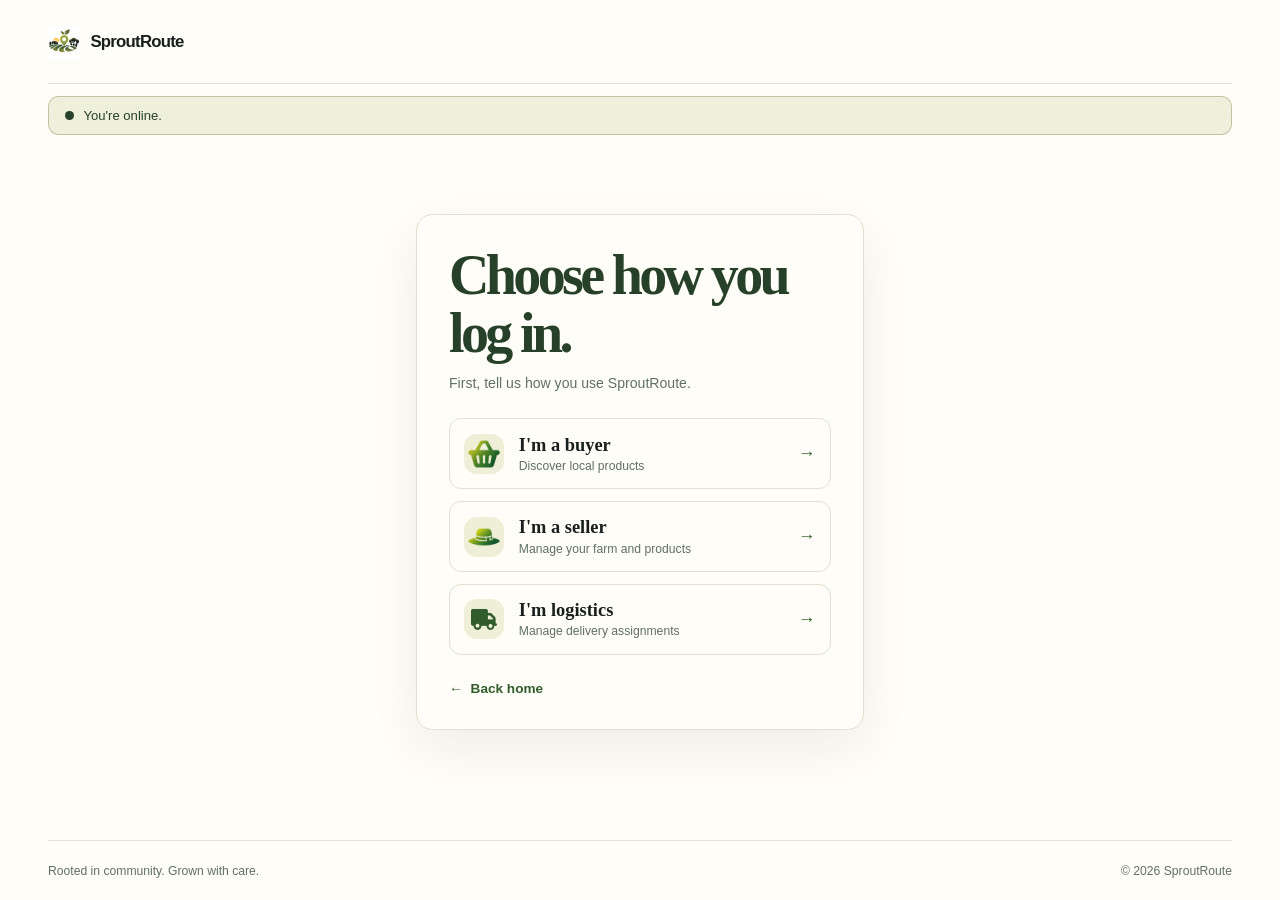
<file: home/login.html>
<!doctype html>
<html lang="en">
<head>
  <meta charset="utf-8">
  <meta name="viewport" content="width=device-width, initial-scale=1">
  <meta name="description" content="Log in to your SproutRoute account.">
  <title>Log in | SproutRoute</title>
  <link rel="stylesheet" href="../css/style.css">
  <link rel="manifest" href="../manifest.json">
  <link rel="stylesheet" href="https://cdnjs.cloudflare.com/ajax/libs/font-awesome/6.4.0/css/all.min.css">
</head>
<body>
<button class="button install-button" data-install-button type="button" hidden>Install app</button>
<header class="header">
  <a class="brand" href="index.html" aria-label="SproutRoute home">
    <img class="logo" src="../images/SRlogo.jpg" alt="SproutRoute logo">
    <span>SproutRoute</span>
  </a>
</header>

<div class="connection-banner" data-connection-banner role="status" aria-live="polite" hidden>
  <span class="status-dot" aria-hidden="true"></span>
  <span data-connection-message></span>
</div>

<main class="page login">
  <section class="login-box" id="role-picker" aria-labelledby="role-picker-title">
    <h1 id="role-picker-title">Choose how you log in.</h1>
    <p class="form-intro">First, tell us how you use SproutRoute.</p>
    <div class="role-options">
      <a class="role-option" href="login.html?role=buyer">
        <span class="role-icon" aria-hidden="true"><img src="../images/buyer.png" alt=""></span>
        <span><strong>I'm a buyer</strong><small>Discover local products</small></span>
        <span class="role-arrow" aria-hidden="true">→</span>
      </a>
      <a class="role-option" href="login.html?role=seller">
        <span class="role-icon" aria-hidden="true"><img src="../images/farmer.png" alt=""></span>
        <span><strong>I'm a seller</strong><small>Manage your farm and products</small></span>
        <span class="role-arrow" aria-hidden="true">→</span>
      </a>
      <a class="role-option" href="login.html?role=logistics">
        <span class="role-icon" aria-hidden="true"><i class="fa-solid fa-truck"></i></span>
        <span><strong>I'm logistics</strong><small>Manage delivery assignments</small></span>
        <span class="role-arrow" aria-hidden="true">→</span>
      </a>
    </div>
    <a class="back login-back" href="index.html"><span aria-hidden="true">←</span> Back home</a>
  </section>

  <!-- log-in -->
  <section class="login-box" id="login-form-card" aria-labelledby="page-title" hidden>
    <p class="eyebrow">Welcome back</p>
    <h1 id="page-title">Log in to your market.</h1>
    <p class="form-intro" id="login-role-description">Sign in to continue to SproutRoute.</p>

    <form class="form">
      <input id="login-role" name="role" type="hidden" value="buyer">
      <div class="field">
        <label for="email">Email address</label>
        <input id="email" name="email" type="email" autocomplete="email" placeholder="you@example.com" required>
      </div>
      <div class="field">
        <label for="password">Password</label>
        <input id="password" name="password" type="password" autocomplete="current-password" required>
      </div>
      <p id="login-error" role="alert"></p>
      <button class="button submit" type="submit">Log in</button>
    </form>
    <a class="back login-back" href="login.html"><span aria-hidden="true">←</span> Change role</a>
  </section>
</main>

<footer class="footer">
  <p>Rooted in community. Grown with care.</p>
  <p>&copy; <span data-current-year>2026</span> SproutRoute</p>
</footer>

<script src="../scripts/app.js" defer></script>
<script src="../scripts/login.js" defer></script>
<script src="../scripts/offline-db.js" defer></script>
<script src="../scripts/connection.js" defer></script>
<script src="../scripts/install-prompt.js" defer></script>
<script src="../scripts/register-sw.js" defer></script>
</body>
</html>
</file>
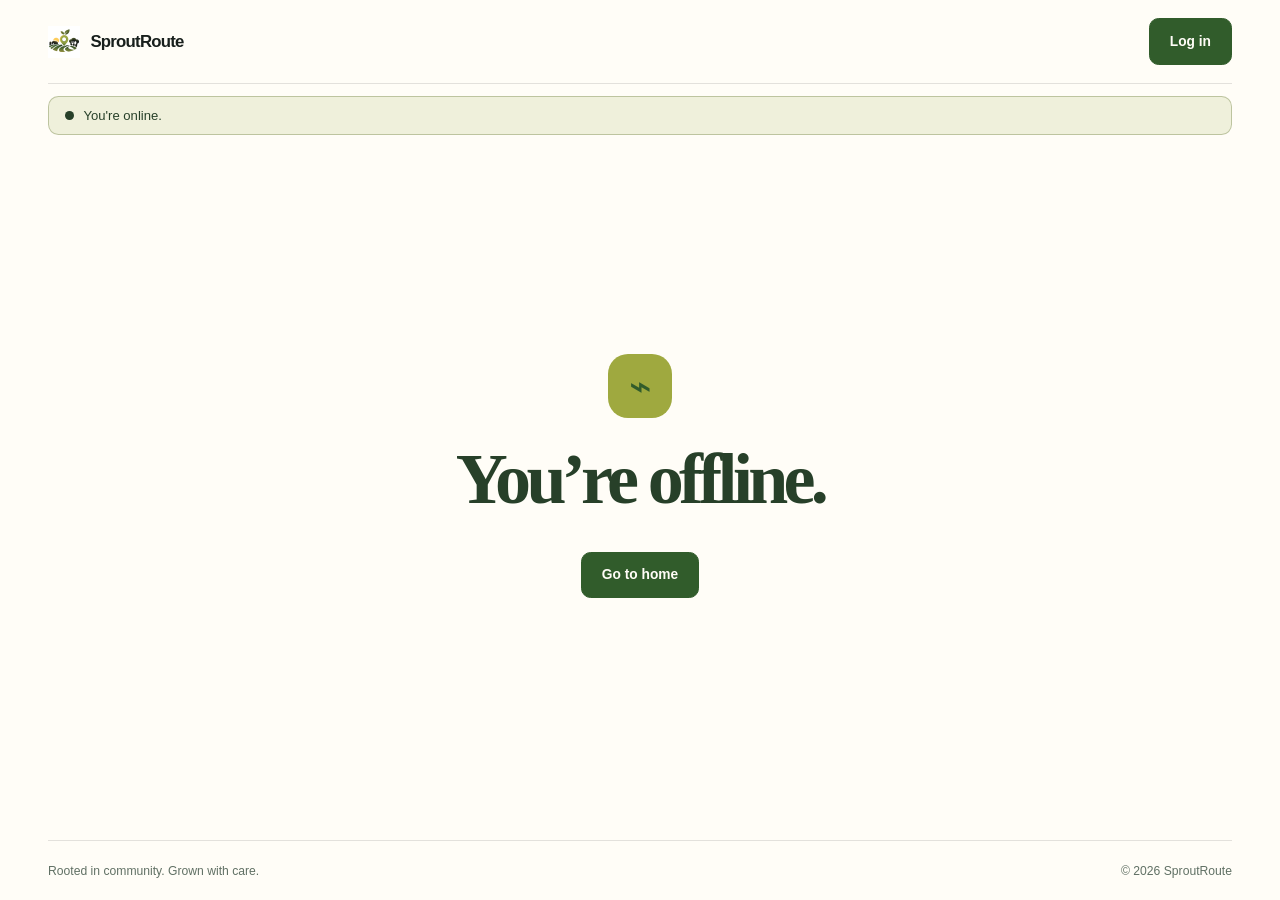
<file: home/offline.html>
<!doctype html>
<html lang="en">
<head>
  <meta charset="utf-8">
  <meta name="viewport" content="width=device-width, initial-scale=1">
  <meta name="description" content="SproutRoute is temporarily unavailable without a connection.">
  <title>You’re offline | SproutRoute</title>
  <link rel="stylesheet" href="../css/style.css">
  <link rel="manifest" href="../manifest.json">
</head>
<body>
<button class="button install-button" data-install-button type="button" hidden>Install app</button>
<header class="header">
  <a class="brand" href="index.html" aria-label="SproutRoute home">
    <img class="logo" src="../images/SRlogo.jpg" alt="SproutRoute logo">
    <span>SproutRoute</span>
  </a>
  <nav class="nav" aria-label="Main navigation">
    <a class="button nav-button" href="login.html">Log in</a>
  </nav>
</header>

<div class="connection-banner" data-connection-banner role="status" aria-live="polite" hidden>
  <span class="status-dot" aria-hidden="true"></span>
  <span data-connection-message></span>
</div>

<main class="page offline">
  <section class="offline-message" aria-labelledby="page-title">
    <span class="offline-icon" aria-hidden="true">⌁</span>
    <h1 id="page-title">You’re offline.</h1>
    <a class="button offline-button" href="index.html">Go to home</a>
  </section>
</main>

<footer class="footer">
  <p>Rooted in community. Grown with care.</p>
  <p>&copy; <span data-current-year>2026</span> SproutRoute</p>
</footer>
<script src="../scripts/app.js" defer></script>
<script src="../scripts/offline-db.js" defer></script>
<script src="../scripts/connection.js" defer></script>
<script src="../scripts/install-prompt.js" defer></script>
<script src="../scripts/register-sw.js" defer></script>
</body>
</html>
</file>
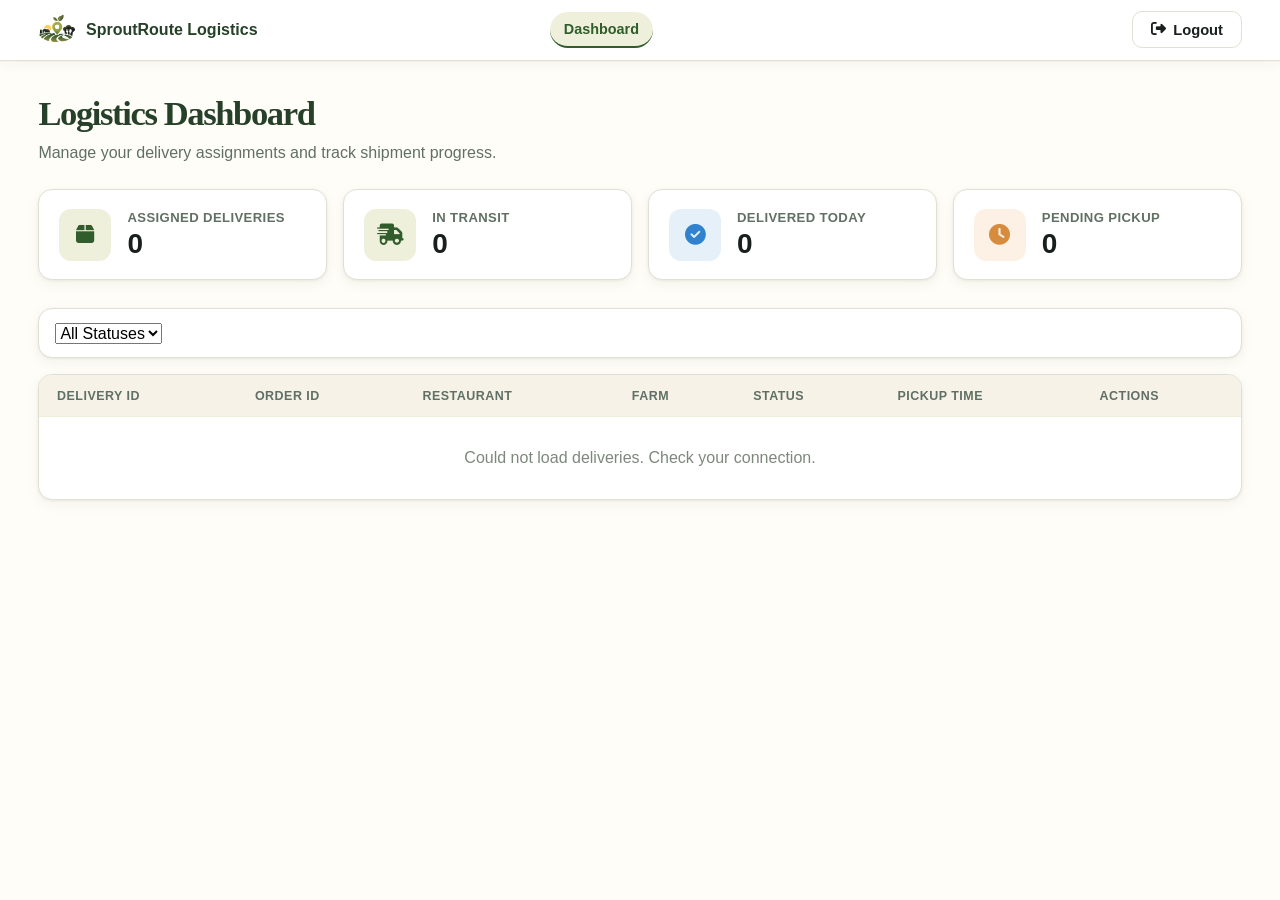
<file: logistics/logistics-dashboard.html>
<!DOCTYPE html>
<html lang="en">
<head>
    <meta charset="UTF-8">
    <meta name="viewport" content="width=device-width, initial-scale=1.0">
    <title>Logistics Dashboard | SproutRoute</title>
    <link rel="stylesheet" href="../css/style.css">
    <link rel="manifest" href="../manifest.json">
    <link rel="stylesheet" href="https://cdnjs.cloudflare.com/ajax/libs/font-awesome/6.4.0/css/all.min.css">
</head>
<body class="logistics-body">
<button class="button install-button" data-install-button type="button" hidden>Install app</button>
<header class="navbar">
    <div class="nav-container">
        <a href="logistics-dashboard.html" class="logo">
            <img src="../images/SRlogo.jpg" alt="SproutRoute Logo">
            <span>SproutRoute Logistics</span>
        </a>
        <nav class="nav-menu">
            <a href="logistics-dashboard.html" class="active">Dashboard</a>
        </nav>
        <div class="nav-actions">
            <a href="../home/login.html" class="btn btn-outline" id="logoutBtn"><i class="fa-solid fa-right-from-bracket"></i> Logout</a>
        </div>
    </div>
</header>

<main class="seller-main">
    <div class="page-header">
        <div>
            <h2>Logistics Dashboard</h2>
            <p>Manage your delivery assignments and track shipment progress.</p>
        </div>
    </div>

    <section class="seller-grid">
        <div class="stat-card">
            <div class="stat-icon"><i class="fa-solid fa-box"></i></div>
            <div class="stat-info"><h3>Assigned Deliveries</h3><p class="stat-value" id="statAssigned">0</p></div>
        </div>
        <div class="stat-card">
            <div class="stat-icon"><i class="fa-solid fa-truck-fast"></i></div>
            <div class="stat-info"><h3>In Transit</h3><p class="stat-value" id="statInTransit">0</p></div>
        </div>
        <div class="stat-card">
            <div class="stat-icon info"><i class="fa-solid fa-check-circle"></i></div>
            <div class="stat-info"><h3>Delivered Today</h3><p class="stat-value" id="statDelivered">0</p></div>
        </div>
        <div class="stat-card">
            <div class="stat-icon warning"><i class="fa-solid fa-clock"></i></div>
            <div class="stat-info"><h3>Pending Pickup</h3><p class="stat-value" id="statPending">0</p></div>
        </div>
    </section>

    <div class="seller-toolbar">
        <div class="seller-search-filter">
            <select id="statusFilter">
                <option value="">All Statuses</option>
                <option value="pending">Pending</option>
                <option value="assigned">Assigned</option>
                <option value="picked_up">Picked Up</option>
                <option value="in_transit">In Transit</option>
                <option value="delivered">Delivered</option>
                <option value="cancelled">Cancelled</option>
            </select>
        </div>
    </div>

    <div class="table-responsive">
        <table class="seller-table">
            <thead>
            <tr>
                <th>Delivery ID</th><th>Order ID</th><th>Restaurant</th><th>Farm</th><th>Status</th><th>Pickup Time</th><th>Actions</th>
            </tr>
            </thead>
            <tbody id="deliveriesTableBody">
            <tr><td colspan="7" class="empty-cell">Loading deliveries...</td></tr>
            </tbody>
        </table>
    </div>
</main>

<!-- Delivery Detail Modal -->
<div class="seller-modal" id="deliveryDetailModal" role="dialog" aria-modal="true">
    <div class="seller-modal-content wide">
        <div class="seller-modal-header">
            <h3>Delivery Details #<span id="modalDeliveryId"></span></h3>
            <button type="button" class="seller-modal-close" id="closeDeliveryDetailModalBtn" aria-label="Close">&times;</button>
        </div>
        <div id="deliveryModalBody"></div>
    </div>
</div>

<script src="../scripts/logistics.js"></script>
<script src="../scripts/offline-db.js" defer></script>
<script src="../scripts/connection.js" defer></script>
<script src="../scripts/install-prompt.js" defer></script>
<script src="../scripts/register-sw.js" defer></script>
</body>
</html>
</file>
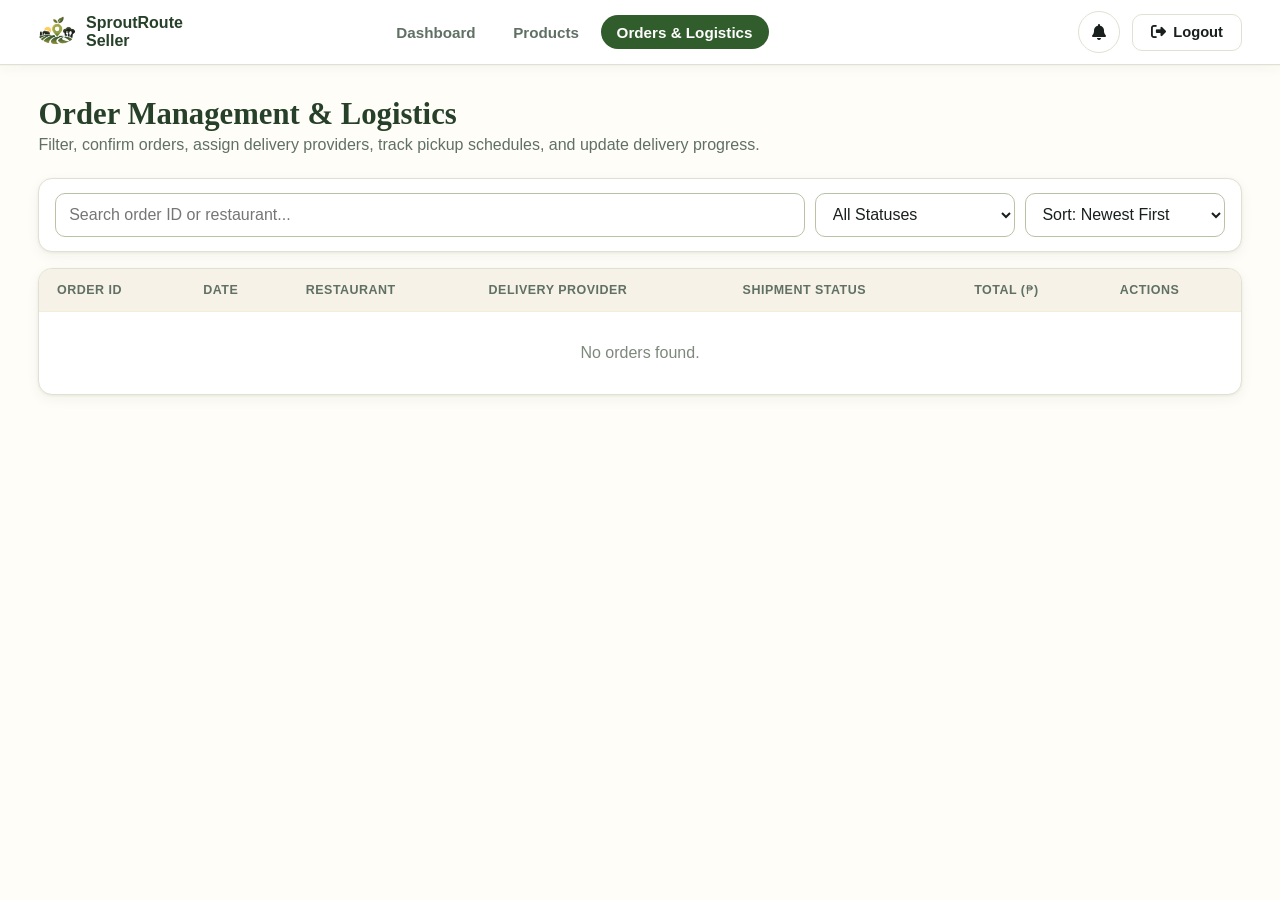
<file: seller/orders.html>
<!DOCTYPE html>
<html lang="en">
<head>
  <meta charset="UTF-8">
  <meta name="viewport" content="width=device-width, initial-scale=1.0">
  <title>Manage Orders &amp; Logistics | SproutRoute</title>
  <link rel="stylesheet" href="../css/style.css">
  <link rel="manifest" href="../manifest.json">
  <link rel="stylesheet" href="https://cdnjs.cloudflare.com/ajax/libs/font-awesome/6.4.0/css/all.min.css">
</head>
<body class="seller-body">
<button class="button install-button" data-install-button type="button" hidden>Install app</button>
<header class="navbar">
  <div class="nav-container">
    <a href="seller-dashboard.html" class="logo">
      <img src="../images/SRlogo.jpg" alt="SproutRoute Logo">
      <span>SproutRoute Seller</span>
    </a>
    <nav class="nav-menu">
      <a href="seller-dashboard.html">Dashboard</a>
      <a href="products.html">Products</a>
      <a href="orders.html" class="active">Orders &amp; Logistics</a>
    </nav>
    <div class="nav-actions">
      <div class="notification-container">
        <button class="notification-bell-btn" id="notifBell" aria-label="Notifications">
          <i class="fa-solid fa-bell"></i>
          <span class="notification-badge" id="notifBadge" style="display:none;">0</span>
        </button>
        <div class="notification-dropdown" id="notifDropdown">
          <div class="notification-dropdown-title">Notifications</div>
          <div id="notifList"><div class="notification-item">Loading notifications...</div></div>
        </div>
      </div>
      <a href="../home/login.html" class="btn btn-outline" id="logoutBtn"><i class="fa-solid fa-right-from-bracket"></i> Logout</a>
    </div>
  </div>
</header>

<main class="seller-main">
  <div class="page-header">
    <div>
      <h2>Order Management &amp; Logistics</h2>
      <p>Filter, confirm orders, assign delivery providers, track pickup schedules, and update delivery progress.</p>
    </div>
  </div>

  <div class="seller-toolbar">
    <div class="seller-search-filter">
      <input type="text" id="orderSearchInput" placeholder="Search order ID or restaurant...">
      <select id="statusFilter">
        <option value="">All Statuses</option>
        <option value="pending">Pending</option>
        <option value="confirmed">Confirmed</option>
        <option value="in_transit">In Transit</option>
        <option value="delivered">Delivered</option>
        <option value="cancelled">Cancelled</option>
      </select>
      <select id="orderSort">
        <option value="newest">Sort: Newest First</option>
        <option value="oldest">Sort: Oldest First</option>
        <option value="total_high">Sort: Total (High to Low)</option>
      </select>
    </div>
  </div>

  <div class="table-responsive">
    <table class="seller-table">
      <thead>
      <tr>
        <th>Order ID</th><th>Date</th><th>Restaurant</th><th>Delivery Provider</th><th>Shipment Status</th><th>Total (₱)</th><th>Actions</th>
      </tr>
      </thead>
      <tbody id="ordersTableBody">
      <tr><td colspan="7" class="empty-cell">Loading orders...</td></tr>
      </tbody>
    </table>
  </div>
</main>

<!-- Order Detail & Logistics Pop-up -->
<div class="seller-modal" id="orderDetailModal" role="dialog" aria-modal="true">
  <div class="seller-modal-content wide">
    <div class="seller-modal-header">
      <h3>Order Details &amp; Logistics #<span id="modalOrderId"></span></h3>
      <button type="button" class="seller-modal-close" id="closeOrderDetailModalBtn" aria-label="Close">&times;</button>
    </div>
    <div id="orderModalBody"></div>
  </div>
</div>

<script src="../scripts/seller.js"></script>
<script src="../scripts/offline-db.js" defer></script>
<script src="../scripts/connection.js" defer></script>
<script src="../scripts/install-prompt.js" defer></script>
<script src="../scripts/register-sw.js" defer></script>
</body>
</html>
</file>
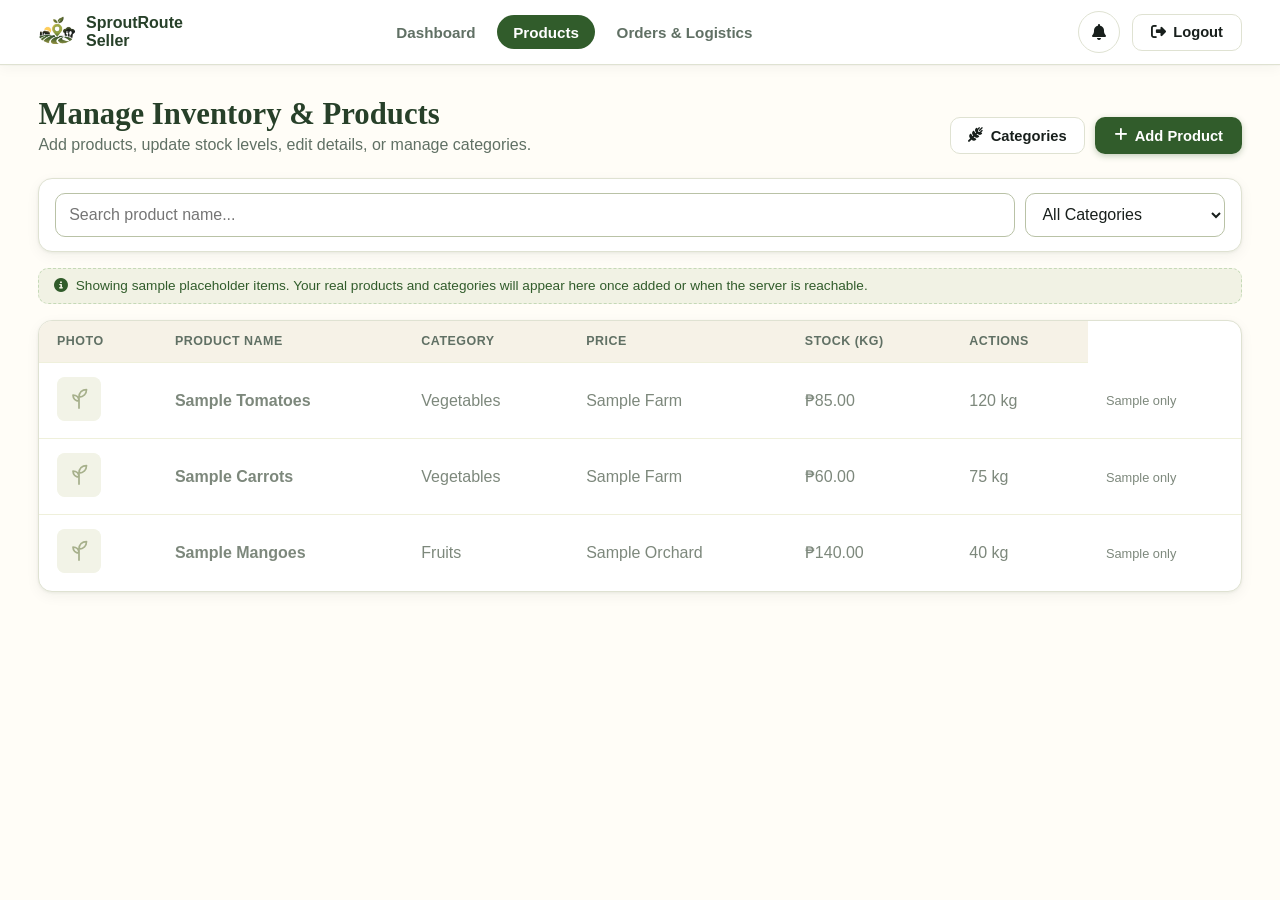
<file: seller/products.html>
<!DOCTYPE html>
<html lang="en">
<head>
  <meta charset="UTF-8">
  <meta name="viewport" content="width=device-width, initial-scale=1.0">
  <title>Manage Products | SproutRoute</title>
  <link rel="stylesheet" href="../css/style.css">
  <link rel="manifest" href="../manifest.json">
  <link rel="stylesheet" href="https://cdnjs.cloudflare.com/ajax/libs/font-awesome/6.4.0/css/all.min.css">
</head>
<body class="seller-body">
<button class="button install-button" data-install-button type="button" hidden>Install app</button>
<header class="navbar">
  <div class="nav-container">
    <a href="seller-dashboard.html" class="logo">
      <img src="../images/SRlogo.jpg" alt="SproutRoute Logo">
      <span>SproutRoute Seller</span>
    </a>
    <nav class="nav-menu">
      <a href="seller-dashboard.html">Dashboard</a>
      <a href="products.html" class="active">Products</a>
      <a href="orders.html">Orders &amp; Logistics</a>
    </nav>
    <div class="nav-actions">
      <div class="notification-container">
        <button class="notification-bell-btn" id="notifBell" aria-label="Notifications">
          <i class="fa-solid fa-bell"></i>
          <span class="notification-badge" id="notifBadge" style="display:none;">0</span>
        </button>
        <div class="notification-dropdown" id="notifDropdown">
          <div class="notification-dropdown-title">Notifications</div>
          <div id="notifList"><div class="notification-item">Loading notifications...</div></div>
        </div>
      </div>
      <a href="../home/login.html" class="btn btn-outline" id="logoutBtn"><i class="fa-solid fa-right-from-bracket"></i> Logout</a>
    </div>
  </div>
</header>

<main class="seller-main">
  <div class="page-header">
    <div>
      <h2>Manage Inventory &amp; Products</h2>
      <p>Add products, update stock levels, edit details, or manage categories.</p>
    </div>
    <div class="page-header-actions">
      <button class="btn btn-outline" id="openFarmCatModalBtn"><i class="fa-solid fa-wheat-awn"></i> Categories</button>
      <button class="btn btn-primary" id="openAddProductModalBtn"><i class="fa-solid fa-plus"></i> Add Product</button>
    </div>
  </div>

  <div class="seller-toolbar">
    <div class="seller-search-filter">
      <input type="text" id="productSearchInput" placeholder="Search product name...">
      <select id="categoryFilter"><option value="">All Categories</option></select>
    </div>
  </div>

  <div id="placeholderNote" class="placeholder-note" style="display:none;">
    <i class="fa-solid fa-circle-info"></i>
    <span>Showing sample placeholder items. Your real products and categories will appear here once added or when the server is reachable.</span>
  </div>

  <div class="table-responsive">
    <table class="seller-table">
      <thead>
      <tr>
        <th>Photo</th><th>Product Name</th><th>Category</th><th>Price</th><th>Stock (kg)</th><th>Actions</th>
      </tr>
      </thead>
      <tbody id="productsTableBody">
      <tr><td colspan="6" class="empty-cell">Loading products...</td></tr>
      </tbody>
    </table>
  </div>
</main>

<!-- Add / Edit Product Pop-up -->
<div class="seller-modal" id="productModal" role="dialog" aria-modal="true" aria-labelledby="modalTitle">
  <div class="seller-modal-content">
    <div class="seller-modal-header">
      <h3 id="modalTitle">Add New Product</h3>
      <button type="button" class="seller-modal-close" id="closeProductModalBtn" aria-label="Close">&times;</button>
    </div>
    <form id="productForm">
      <input type="hidden" id="productId" value="">
      <div class="form-group">
        <label for="productName">Product Name</label>
        <input type="text" id="productName" required maxlength="100" placeholder="e.g. Fresh Tomatoes">
      </div>
      <div class="form-group">
        <label for="productCategory">Category</label>
        <select id="productCategory" required></select>
      </div>
      <div class="form-row">
        <div class="form-group">
          <label for="productPrice">Price per kg (₱)</label>
          <input type="number" step="0.01" min="0.01" id="productPrice" required placeholder="0.00">
        </div>
        <div class="form-group">
          <label for="productStock">Stock (kg)</label>
          <input type="number" step="0.01" min="0" id="productStock" required placeholder="0">
        </div>
      </div>
      <div class="form-row">
        <div class="form-group">
          <label for="productMinOrder">Minimum Order (kg)</label>
          <input type="number" step="0.01" min="0.01" id="productMinOrder" value="1" required>
        </div>
        <div class="form-group">
          <label for="productHarvest">Harvest Date</label>
          <input type="date" id="productHarvest" required>
        </div>
      </div>
      <div class="form-group">
        <label for="productPhotoInput">Photo Upload</label>
        <input type="file" id="productPhotoInput" accept="image/*">
        <div class="photo-upload-preview" id="photoPreview">
          <span style="color:#7d887c; font-size:0.75rem;">No Image</span>
        </div>
      </div>
      <p class="form-error" id="productFormError"></p>
      <div class="form-actions">
        <button type="button" class="btn btn-outline" id="cancelProductBtn">Cancel</button>
        <button type="submit" class="btn btn-primary"><i class="fa-solid fa-floppy-disk"></i> Save Product</button>
      </div>
    </form>
  </div>
</div>

<!-- Categories Pop-up -->
<div class="seller-modal" id="farmCatModal" role="dialog" aria-modal="true" aria-labelledby="farmCatTitle">
  <div class="seller-modal-content">
    <div class="seller-modal-header">
      <h3 id="farmCatTitle">Categories</h3>
      <button type="button" class="seller-modal-close" id="closeFarmCatModalBtn" aria-label="Close">&times;</button>
    </div>

    <form id="addCatForm" class="inline-add-form">
      <div class="form-row" style="grid-template-columns: 1fr auto;">
        <input type="text" id="newCatName" placeholder="New category name..." required maxlength="50">
        <button type="submit" class="btn btn-primary">Add Category</button>
      </div>
    </form>
    <ul id="catList" class="item-list"></ul>
  </div>
</div>

<script src="../scripts/seller.js"></script>
<script src="../scripts/offline-db.js" defer></script>
<script src="../scripts/connection.js" defer></script>
<script src="../scripts/install-prompt.js" defer></script>
<script src="../scripts/register-sw.js" defer></script>
</body>
</html>
</file>
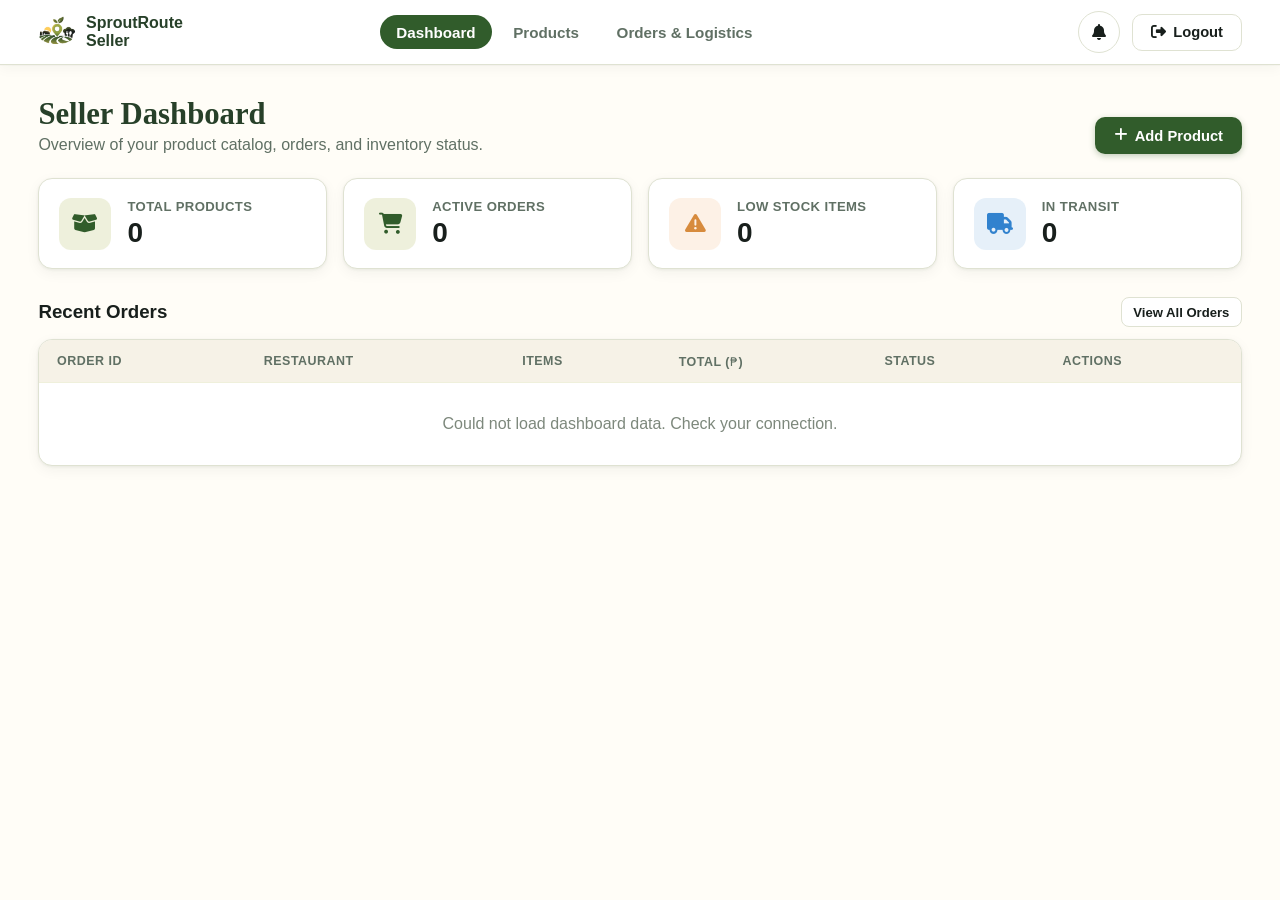
<file: seller/seller-dashboard.html>
<!DOCTYPE html>
<html lang="en">
<head>
  <meta charset="UTF-8">
  <meta name="viewport" content="width=device-width, initial-scale=1.0">
  <title>Seller Dashboard | SproutRoute</title>
  <link rel="stylesheet" href="../css/style.css">
  <link rel="manifest" href="../manifest.json">
  <link rel="stylesheet" href="https://cdnjs.cloudflare.com/ajax/libs/font-awesome/6.4.0/css/all.min.css">
</head>
<body class="seller-body">
<button class="button install-button" data-install-button type="button" hidden>Install app</button>
<header class="navbar">
  <div class="nav-container">
    <a href="seller-dashboard.html" class="logo">
      <img src="../images/SRlogo.jpg" alt="SproutRoute Logo">
      <span>SproutRoute Seller</span>
    </a>
    <nav class="nav-menu">
      <a href="seller-dashboard.html" class="active">Dashboard</a>
      <a href="products.html">Products</a>
      <a href="orders.html">Orders &amp; Logistics</a>
    </nav>
    <div class="nav-actions">
      <div class="notification-container">
        <button class="notification-bell-btn" id="notifBell" aria-label="Notifications">
          <i class="fa-solid fa-bell"></i>
          <span class="notification-badge" id="notifBadge" style="display:none;">0</span>
        </button>
        <div class="notification-dropdown" id="notifDropdown">
          <div class="notification-dropdown-title">Notifications</div>
          <div id="notifList"><div class="notification-item">Loading notifications...</div></div>
        </div>
      </div>
      <a href="../home/login.html" class="btn btn-outline" id="logoutBtn"><i class="fa-solid fa-right-from-bracket"></i> Logout</a>
    </div>
  </div>
</header>

<main class="seller-main">
  <div class="page-header">
    <div>
      <h2>Seller Dashboard</h2>
      <p>Overview of your product catalog, orders, and inventory status.</p>
    </div>
    <div class="page-header-actions">
      <a href="products.html" class="btn btn-primary"><i class="fa-solid fa-plus"></i> Add Product</a>
    </div>
  </div>

  <section class="seller-grid">
    <div class="stat-card">
      <div class="stat-icon"><i class="fa-solid fa-box-open"></i></div>
      <div class="stat-info"><h3>Total Products</h3><p class="stat-value" id="statProducts">0</p></div>
    </div>
    <div class="stat-card">
      <div class="stat-icon"><i class="fa-solid fa-cart-shopping"></i></div>
      <div class="stat-info"><h3>Active Orders</h3><p class="stat-value" id="statOrders">0</p></div>
    </div>
    <div class="stat-card">
      <div class="stat-icon warning"><i class="fa-solid fa-triangle-exclamation"></i></div>
      <div class="stat-info"><h3>Low Stock Items</h3><p class="stat-value" id="statLowStock">0</p></div>
    </div>
    <div class="stat-card">
      <div class="stat-icon info"><i class="fa-solid fa-truck"></i></div>
      <div class="stat-info"><h3>In Transit</h3><p class="stat-value" id="statInTransit">0</p></div>
    </div>
  </section>

  <section id="lowStockAlertSection" class="alert-banner" style="display:none;">
    <h4><i class="fa-solid fa-circle-exclamation"></i> Inventory Alerts</h4>
    <ul id="lowStockList"></ul>
  </section>

  <section>
    <div class="section-head">
      <h3>Recent Orders</h3>
      <a href="orders.html" class="btn btn-sm btn-outline">View All Orders</a>
    </div>
    <div class="table-responsive">
      <table class="seller-table">
        <thead>
        <tr>
          <th>Order ID</th><th>Restaurant</th><th>Items</th><th>Total (₱)</th><th>Status</th><th>Actions</th>
        </tr>
        </thead>
        <tbody id="recentOrdersBody">
        <tr><td colspan="6" class="empty-cell">Loading recent orders...</td></tr>
        </tbody>
      </table>
    </div>
  </section>
</main>

<script src="../scripts/seller.js"></script>
<script src="../scripts/offline-db.js" defer></script>
<script src="../scripts/connection.js" defer></script>
<script src="../scripts/install-prompt.js" defer></script>
<script src="../scripts/register-sw.js" defer></script>
</body>
</html>
</file>
<file: css/style.css>
/* -------------------------
   1. GLOBAL THEME
   ------------------------- */

@font-face {
  font-family: "Sproute Sans";
  src: local("Aptos"), local("Segoe UI"), local("Arial");
  font-display: swap;
}

:root {
  color-scheme: light;
  font-family: "Sproute Sans", "Aptos", "Segoe UI", sans-serif;
  color: #181f1c;
  background: #fff;
  font-synthesis: none;
  text-rendering: optimizeLegibility;
  -webkit-font-smoothing: antialiased;
  -moz-osx-font-smoothing: grayscale;
  font-optical-sizing: auto;

  --dark-spruce: #274029;
  --hunter-green: #315c2b;
  --fern: #60712f;
  --lime-moss: #9fa93f;
  --ink: #181f1c;
  --muted: #607064;
  --green: var(--hunter-green);
  --green-dark: var(--dark-spruce);
  --lime: var(--lime-moss);
  --line: #dfe2d2;
  --white: #fffdf7;
  --accent: #d78b3d;
  --serif: Georgia, "Times New Roman", serif;
  /* aliases used by the shared navbar / table blocks near the bottom of this file */
  --card-bg: #fff;
  --border-color: var(--line);
  --text-color: var(--ink);
  --text-muted: var(--muted);
  --primary-color: var(--hunter-green);
  --table-header-bg: #f6f2e7;
}

* {
  box-sizing: border-box;
}

body {
  display: flex;
  min-height: 100vh;
  flex-direction: column;
  margin: 0;
  background: var(--white);
}

a {
  color: inherit;
  text-decoration: none;
}

button,
input,
select,
textarea {
  font: inherit;
}

button,
a,
input,
select,
textarea {
  -webkit-tap-highlight-color: transparent;
}

:focus-visible {
  outline: 3px solid var(--lime-moss);
  outline-offset: 3px;
}

h1,
h2,
p {
  margin-top: 0;
}

/* -------------------------
   2. HEADER AND NAVIGATION
   ------------------------- */

.header,
.footer {
  display: flex;
  width: min(100% - 2.5rem, 74rem);
  margin-inline: auto;
}

.header {
  min-height: 5.25rem;
  align-items: center;
  justify-content: space-between;
  gap: 1rem;
  border-bottom: 1px solid rgb(24 31 28 / 12%);
}

.brand {
  display: inline-flex;
  align-items: center;
  gap: 0.65rem;
  font-size: 1.05rem;
  font-weight: 750;
  letter-spacing: -0.045em;
}

.logo {
  display: block;
  width: 2rem;
  height: 2rem;
  flex: 0 0 auto;
  object-fit: contain;
}

.nav {
  display: flex;
  align-items: center;
  flex-wrap: wrap;
  gap: 1rem;
}


/* -------------------------
   3. GENERAL PAGE LAYOUT
   ------------------------- */

.page {
  width: min(100% - 2.5rem, 74rem);
  flex: 1;
  margin-inline: auto;
  padding-block: 3.5rem 5rem;
}

.home {
  padding-top: 1.25rem;
}

.eyebrow {
  margin: 0 0 1rem;
  color: var(--green);
  font-size: 0.7rem;
  font-weight: 750;
  letter-spacing: 0.16em;
  text-transform: uppercase;
}

h1 {
  margin-bottom: 1rem;
  color: var(--dark-spruce);
  font-family: var(--serif);
  font-size: clamp(2.7rem, 8vw, 5rem);
  font-weight: 700;
  line-height: 1.03;
  letter-spacing: -0.065em;
}

h2 {
  color: var(--dark-spruce);
  font-family: var(--serif);
  font-weight: 700;
}

.highlight {
  display: inline-block;
  background: linear-gradient(
          transparent 86%,
          var(--accent) 86%,
          var(--accent) 92%,
          transparent 92%
  );
}

.intro {
  margin-bottom: 0;
  color: var(--muted);
  font-size: 1rem;
  line-height: 1.7;
}

/* -------------------------
   4. HOME PAGE HERO
   ------------------------- */

.hero {
  display: flex;
  min-height: 22rem;
  flex-direction: column;
  align-items: center;
  justify-content: center;
  padding: 3rem 1.5rem;
  border-radius: 1.25rem;
  background: #e6edcc;
  text-align: center;
}

.hero h1 {
  margin-bottom: 1rem;
  color: var(--dark-spruce);
  font-size: clamp(2.7rem, 8vw, 5rem);
}

.hero .intro {
  max-width: 34rem;
  margin-inline: auto;
  color: var(--muted);
}


.about-page,
.service-page {
  width: min(100% - 2.5rem, 1100px);
  margin: 0 auto;
  padding: 3.5rem 0 0;
}

.about-wrap {
  padding: 1.25rem 0 0.5rem;
}

.section-title {
  margin: 0;
  color: var(--dark-spruce);
  font-size: clamp(2rem, 4.5vw, 3.5rem);
  font-family: var(--serif);
  font-weight: 700;
  letter-spacing: -0.05em;
  line-height: 1.12;
}

.section-title-center {
  text-align: center;
}

.section-subtitle {
  margin: 0 0 2rem;
  color: var(--dark-spruce);
  font-size: clamp(1.2rem, 2vw, 1.8rem);
  font-weight: 700;
  text-align: center;
}

.about-intro {
  display: flex;
  align-items: flex-start;
  gap: 1rem;
  margin-top: 1.5rem;
  line-height: 1.7;
}

.about-icon {
  display: grid;
  width: 2.8rem;
  height: 2.8rem;
  flex: 0 0 auto;
  place-items: center;
  border-radius: 50%;
  background: rgba(18, 145, 177, 0.15);
  color: #1f8db0;
  font-size: 1.5rem;
  font-weight: 700;
}

.about-intro p,
.feature-copy p,
.service-card li,
.service-card h3 {
  color: var(--dark-spruce);
}

.about-intro p {
  margin: 0;
  color: var(--dark-spruce);
  font-size: clamp(1.1rem, 2vw, 1.45rem);
  line-height: 1.7;
}

.about-feature {
  display: flex;
  align-items: flex-start;
  gap: 1.1rem;
  margin-top: 2.2rem;
}

.feature-copy h3,
.feature-copy p {
  color: var(--dark-spruce);
}

.feature-icon {
  position: relative;
  width: 3.3rem;
  height: 3.3rem;
  flex: 0 0 auto;
  border: 3px solid rgba(38, 120, 141, 0.7);
  border-radius: 50%;
  background: rgba(255, 255, 255, 0.2);
}

.feature-icon::before,
.feature-icon::after {
  content: "";
  position: absolute;
  inset: auto;
}

.feature-icon-farm {
  border-color: rgba(36, 132, 134, 0.8);
}

.feature-icon-farm::before {
  position: absolute;
  width: 1.1rem;
  height: 0.9rem;
  left: 0.8rem;
  top: 0.7rem;
  border: 3px solid #2e9ca5;
  border-top: 0;
  border-radius: 0 0 0.9rem 0.9rem;
}

.feature-icon-farm::after {
  width: 0.15rem;
  height: 1.55rem;
  left: 1.5rem;
  top: 0.45rem;
  background: #2e9ca5;
  border-radius: 0.2rem;
}

.feature-icon-offline {
  border-color: rgba(36, 132, 134, 0.8);
}

.feature-icon-offline::before {
  width: 1.3rem;
  height: 1.3rem;
  left: 0.9rem;
  top: 0.9rem;
  border: 2px solid #2e9ca5;
  border-radius: 50%;
}

.feature-icon-offline::after {
  width: 0.8rem;
  height: 0.8rem;
  left: 1.2rem;
  top: 1.2rem;
  border-radius: 50%;
  background: rgba(46, 156, 165, 0.2);
}

.feature-copy {
  flex: 1;
}

.feature-copy h3 {
  margin: 0 0 0.35rem;
  color: var(--dark-spruce);
  font-size: clamp(1.5rem, 2.5vw, 2.3rem);
  line-height: 1.2;
  letter-spacing: -0.04em;
}

.feature-copy p {
  margin: 0;
  color: var(--muted);
  font-size: 1.05rem;
  line-height: 1.7;
}

.service-grid {
  display: grid;
  grid-template-columns: repeat(3, minmax(0, 1fr));
  gap: 1.5rem;
}

.service-card {
  min-height: 17.5rem;
  padding: 1.5rem 1.3rem 1.25rem;
  border: 1px solid rgba(39, 64, 41, 0.08);
  border-radius: 1.5rem;
  background: rgba(237, 240, 236, 0.8);
  box-shadow: 0 14px 28px rgba(39, 64, 41, 0.05);
  animation: fadeInUp 0.75s ease both;
  transition: transform 0.25s ease, box-shadow 0.25s ease;
}

.service-card:hover {
  transform: translateY(-5px);
  box-shadow: 0 20px 36px rgba(39, 64, 41, 0.08);
}

.service-icon {
  position: relative;
  width: 3.5rem;
  height: 3.5rem;
  margin-bottom: 1rem;
  border-radius: 1rem;
  background: rgba(255, 255, 255, 0.18);
}

.service-icon::before,
.service-icon::after {
  content: "";
  position: absolute;
}

.service-icon-produce {
  background: rgba(243, 154, 57, 0.12);
}

.service-icon-produce::before {
  width: 1.7rem;
  height: 1.1rem;
  left: 0.9rem;
  top: 1.2rem;
  border: 3px solid #f39a39;
  border-top: 0;
  border-radius: 0 0 1rem 1rem;
}

.service-icon-produce::after {
  width: 1.9rem;
  height: 0.9rem;
  left: 0.8rem;
  top: 0.8rem;
  border: 3px solid #f39a39;
  border-bottom: 0;
  border-radius: 1rem 1rem 0 0;
}

.service-icon-farm {
  background: rgba(17, 129, 146, 0.12);
}

.service-icon-farm::before {
  width: 2rem;
  height: 2rem;
  left: 0.75rem;
  top: 0.75rem;
  border: 3px solid #1f8db0;
  border-radius: 50%;
}

.service-icon-farm::after {
  width: 0.9rem;
  height: 0.9rem;
  left: 1.25rem;
  top: 1.25rem;
  border: 3px solid #1f8db0;
  border-left: 0;
  border-radius: 50%;
}

.service-icon-everyone {
  background: rgba(82, 162, 75, 0.1);
}

.service-icon-everyone::before {
  width: 1.8rem;
  height: 1.8rem;
  left: 0.85rem;
  top: 0.8rem;
  border: 3px solid #549a4a;
  border-radius: 50%;
}

.service-icon-everyone::after {
  width: 1.7rem;
  height: 0.2rem;
  left: 0.9rem;
  top: 1.7rem;
  background: #549a4a;
  box-shadow: 0 -0.5rem 0 0 #549a4a, 0 0.5rem 0 0 #549a4a;
}

.service-card h3 {
  margin: 0 0 0.8rem;
  color: var(--dark-spruce);
  font-size: clamp(1.5rem, 2vw, 2rem);
  line-height: 1.2;
  letter-spacing: -0.04em;
}

.service-card ul {
  margin: 0;
  padding-left: 1.1rem;
  color: var(--dark-spruce);
  line-height: 1.75;
}

.service-card li {
  margin: 0;
  color: var(--muted);
  font-size: 1rem;
}

.service-card li + li {
  margin-top: 0.45rem;
}

.about-icon svg,
.feature-icon svg,
.service-icon svg {
  display: block;
  width: 100%;
  height: 100%;
  fill: none;
  stroke: currentColor;
  stroke-linecap: round;
  stroke-linejoin: round;
  stroke-width: 2.5;
}

.about-icon svg {
  padding: 0.45rem;
}

.feature-icon {
  display: grid;
  place-items: center;
  border: 0;
  background: rgba(18, 145, 177, 0.12);
  color: #2e9ca5;
}

.feature-icon::before,
.feature-icon::after,
.service-icon::before,
.service-icon::after {
  display: none;
}

.feature-icon svg {
  width: 2.2rem;
  height: 2.2rem;
}

.feature-icon-offline {
  color: var(--fern);
  background: rgba(159, 169, 63, 0.16);
}

.service-icon {
  display: grid;
  place-items: center;
  color: var(--hunter-green);
}

.service-icon svg {
  width: 2.35rem;
  height: 2.35rem;
}

.service-icon-produce {
  color: #bd762e;
}

.service-icon-farm {
  color: #2e7e55;
}

.service-icon-everyone {
  color: #54732f;
}

@keyframes floatBlob {
  0%,
  100% {
    transform: translate3d(0, 0, 0) scale(1);
  }
  50% {
    transform: translate3d(18px, -12px, 0) scale(1.08);
  }
}

@keyframes fadeInUp {
  from {
    opacity: 0;
    transform: translateY(18px);
  }
  to {
    opacity: 1;
    transform: translateY(0);
  }
}

.page-heading {
  text-align: center;
}

.page-heading h1 {
  margin-bottom: 0.85rem;
  font-size: clamp(2.65rem, 7vw, 4.5rem);
}

.hero-button {
  display: inline-flex;
  align-items: center;
  gap: 0.6rem;
  margin-top: 1.5rem;
}

.role-icon {
  display: grid;
  width: 2.5rem;
  height: 2.5rem;
  overflow: hidden;
  place-items: center;
  margin-bottom: 1.4rem;
  border-radius: 0.8rem;
  background: rgb(159 169 63 / 18%);
  color: var(--green);
  font-size: 1.3rem;
}

.role-icon img {
  display: block;
  width: 100%;
  height: 100%;
  object-fit: contain;
}

/* -------------------------
   5. FOOTER
   ------------------------- */

.footer {
  justify-content: space-between;
  gap: 1rem;
  padding-block: 1.4rem;
  border-top: 1px solid rgb(24 31 28 / 12%);
  color: var(--muted);
  font-size: 0.76rem;
}

.footer p {
  margin: 0;
}

/* -------------------------
   6. CONNECTION / OFFLINE
   ------------------------- */

.connection-banner {
  display: flex;
  width: min(100% - 2.5rem, 74rem);
  align-items: center;
  gap: 0.6rem;
  margin: 0.75rem auto 0;
  padding: 0.7rem 1rem;
  border: 1px solid rgb(96 113 47 / 35%);
  border-radius: 0.65rem;
  background: #eff0db;
  color: var(--dark-spruce);
  font-size: 0.82rem;
}

.connection-banner[hidden] {
  display: none;
}

.connection-banner[data-connection-state="offline"] {
  border-color: rgb(24 31 28 / 25%);
  background: var(--dark-spruce);
  color: var(--white);
}

.status-dot {
  width: 0.55rem;
  height: 0.55rem;
  flex: 0 0 auto;
  border-radius: 50%;
  background: currentColor;
}

.offline {
  display: grid;
  place-items: center;
  text-align: center;
}

.offline-message {
  width: min(100%, 34rem);
  padding-block: 1rem;
  text-align: center;
}

.offline-icon {
  display: grid;
  width: 4rem;
  height: 4rem;
  place-items: center;
  margin: 0 auto 1.5rem;
  border-radius: 1.25rem;
  background: var(--lime);
  color: var(--green);
  font-family: var(--serif);
  font-size: 2.4rem;
}

.offline-message h1 {
  font-size: clamp(2.7rem, 8vw, 4.5rem);
}

.offline-button {
  display: flex;
  width: fit-content;
  justify-content: center;
  margin: 1.25rem auto 0;
}

/* -------------------------
   7. BROWSE PRODUCTS
   ------------------------- */

.browse {
  padding-top: 4rem;
}

.listings {
  margin-top: 3rem;
}

.filters {
  display: grid;
  grid-template-columns: 1fr;
  gap: 0.85rem;
  padding: 1rem;
  border: 1px solid var(--line);
  border-radius: 1rem;
  background: rgb(255 253 247 / 88%);
  box-shadow: 0 12px 36px rgb(24 31 28 / 5%);
}

.search,
.filter {
  display: flex;
  min-width: 0;
  flex-direction: column;
  gap: 0.45rem;
}

.search label,
.filter label {
  color: var(--muted);
  font-size: 0.72rem;
  font-weight: 700;
}

.search input,
.filter select {
  width: 100%;
  min-height: 2.8rem;
  padding: 0.65rem 0.8rem;
  border: 1px solid var(--line);
  border-radius: 0.55rem;
  background: var(--white);
  color: var(--ink);
  font-size: 0.86rem;
}

.search input::placeholder {
  color: #7d887c;
}

.products {
  display: grid;
  grid-template-columns: 1fr;
  gap: 1rem;
}

.product-card {
  min-width: 0;
  overflow: hidden;
  border: 1px solid var(--line);
  border-radius: 0.9rem;
  background: var(--white);
  transition: transform 180ms ease, box-shadow 180ms ease;
}

.product-card:hover {
  transform: translateY(-3px);
  box-shadow: 0 16px 38px rgb(24 31 28 / 10%);
}

.image,
.image-placeholder {
  display: block;
  width: 100%;
  aspect-ratio: 1.55;
  object-fit: cover;
  background: linear-gradient(145deg, #e8ebd4, #f6f2e7);
}

.image-placeholder {
  display: grid;
  place-items: center;
  color: var(--fern);
  font-family: var(--serif);
  font-size: 3.5rem;
  font-style: italic;
}

.card-body {
  padding: 1rem 1.05rem 1.1rem;
}

.product-meta {
  display: flex;
  align-items: center;
  justify-content: space-between;
  gap: 0.5rem;
  margin-bottom: 0.55rem;
  color: var(--green);
  font-size: 0.68rem;
  font-weight: 700;
}

.product-card h3 {
  margin: 0 0 0.25rem;
  color: var(--dark-spruce);
  font-family: var(--serif);
  font-size: 1.35rem;
  font-weight: 700;
  letter-spacing: -0.035em;
}

.farm {
  margin: 0;
  color: var(--muted);
  font-size: 0.78rem;
}

.card-footer {
  display: flex;
  align-items: baseline;
  justify-content: space-between;
  gap: 0.5rem;
  margin-top: 1.1rem;
  padding-top: 0.8rem;
  border-top: 1px solid var(--line);
}

.price {
  font-size: 0.95rem;
  font-weight: 750;
}

.action {
  color: var(--green);
  font-size: 0.75rem;
  font-weight: 750;
}

.message {
  grid-column: 1 / -1;
  padding: 2rem 1rem;
  border: 1px dashed #b9c2a6;
  border-radius: 0.9rem;
  color: var(--muted);
  text-align: center;
}

.message h2 {
  margin-bottom: 0.45rem;
  color: var(--ink);
  font-family: var(--serif);
  font-size: 1.4rem;
  font-weight: 700;
}

.message p {
  margin-bottom: 0;
  font-size: 0.86rem;
  line-height: 1.6;
}

/* -------------------------
   8. PRODUCT DETAILS
   ------------------------- */

.details {
  max-width: 62rem;
  padding-top: 2.5rem;
}

.back {
  display: inline-flex;
  align-items: center;
  gap: 0.5rem;
  margin-bottom: 1.5rem;
  color: var(--green);
  font-size: 0.85rem;
  font-weight: 700;
}

.back span {
  transition: transform 160ms ease;
}

.back:hover span {
  transform: translateX(3px);
}

.detail {
  display: grid;
  overflow: hidden;
  border: 1px solid var(--line);
  border-radius: 1rem;
  background: var(--white);
  box-shadow: 0 18px 50px rgb(24 31 28 / 7%);
}

.detail .image,
.detail .image-placeholder {
  height: 100%;
  min-height: 17rem;
  aspect-ratio: auto;
}

.details-info {
  padding: 1.5rem;
}

.details-info h1 {
  margin-bottom: 0.5rem;
  font-size: clamp(2.4rem, 6vw, 3.8rem);
}

.detail-farm {
  margin-bottom: 1.25rem;
  color: var(--muted);
  font-size: 0.95rem;
}

.detail-price {
  margin: 1.25rem 0;
  color: var(--green);
  font-size: 1.15rem;
  font-weight: 750;
}

.description {
  color: var(--muted);
  font-size: 0.92rem;
  line-height: 1.8;
}

.table-wrap {
  max-width: 100%;
  margin-top: 1.25rem;
  overflow-x: auto;
  border: 1px solid var(--line);
  border-radius: 0.7rem;
  background: var(--white);
}

.details-table {
  width: 100%;
  border-collapse: collapse;
  text-align: left;
}

.details-table caption {
  padding: 0.75rem 0.9rem;
  color: var(--dark-spruce);
  font-weight: 700;
  text-align: left;
}

.details-table th,
.details-table td {
  padding: 0.7rem 0.9rem;
  border-top: 1px solid var(--line);
  font-size: 0.82rem;
}

.details-table th {
  width: 45%;
  color: var(--muted);
  font-weight: 650;
}

.details-table td {
  color: var(--ink);
  font-weight: 650;
}

/* -------------------------
   9. BUTTONS
   ------------------------- */

.button {
  display: inline-flex;
  min-height: 2.9rem;
  align-items: center;
  justify-content: center;
  gap: 0.5rem;
  padding: 0.75rem 1.25rem;
  border: 1px solid var(--green);
  border-radius: 0.6rem;
  background: var(--green);
  color: var(--white);
  cursor: pointer;
  font-size: 0.86rem;
  font-weight: 700;
  text-align: center;
  transition: background 160ms ease, transform 160ms ease;
}

.button:hover {
  background: var(--green-dark);
}

.button:disabled {
  cursor: not-allowed;
  opacity: 0.55;
}

.button-secondary {
  border-color: var(--line);
  background: #f0f1e6;
  color: var(--dark-spruce);
}

.button-secondary:hover {
  background: var(--lime);
  color: var(--dark-spruce);
}

.install-button {
  position: fixed;
  right: 1rem;
  bottom: 1rem;
  z-index: 50;
  box-shadow: 0 0.75rem 1.75rem rgb(24 31 28 / 25%);
}

.install-button[hidden] {
  display: none;
}

button:active {
  transform: translateY(1px);
}

/* -------------------------
   10. LOGIN PAGE
   ------------------------- */

.login {
  display: grid;
  place-items: center;
  padding-block: 3rem 5rem;
}

.login-box {
  width: min(100%, 28rem);
  padding: 1.5rem;
  border: 1px solid var(--line);
  border-radius: 1rem;
  background: var(--white);
  box-shadow: 0 18px 50px rgb(24 31 28 / 7%);
}

.login-box[hidden] {
  display: none;
}

.role-options {
  display: grid;
  gap: 0.75rem;
  margin: 1.5rem 0;
}

.role-option {
  display: flex;
  align-items: center;
  gap: 0.9rem;
  padding: 0.9rem;
  border: 1px solid var(--line);
  border-radius: 0.75rem;
  background: var(--white);
  transition: border-color 160ms ease, background 160ms ease, transform 160ms ease;
}

.role-option:hover {
  transform: translateY(-2px);
  border-color: rgb(96 113 47 / 55%);
  background: #f1f2e4;
}

.role-option .role-icon {
  flex: 0 0 auto;
  margin: 0;
}

.role-option strong,
.role-option small {
  display: block;
}

.role-option strong {
  margin-bottom: 0.2rem;
  font-family: var(--serif);
  font-size: 1.15rem;
  font-weight: 700;
}

.role-option small {
  color: var(--muted);
  font-size: 0.76rem;
}

.role-arrow {
  margin-left: auto;
  color: var(--green);
  font-size: 1.1rem;
}

.login-box h1 {
  margin-bottom: 0.6rem;
  font-size: clamp(2.3rem, 7vw, 3.5rem);
}

.form-intro {
  margin-bottom: 1.5rem;
  color: var(--muted);
  font-size: 0.88rem;
  line-height: 1.6;
}

.form {
  display: grid;
  gap: 1rem;
}

.field {
  display: grid;
  min-width: 0;
  gap: 0.45rem;
}

.field label {
  color: var(--muted);
  font-size: 0.78rem;
  font-weight: 700;
}

.field input,
.field select {
  width: 100%;
  min-height: 2.9rem;
  padding: 0.7rem 0.8rem;
  border: 1px solid var(--line);
  border-radius: 0.55rem;
  background: var(--white);
  color: var(--ink);
  font-size: 0.88rem;
}

.submit {
  width: 100%;
  margin-top: 0.25rem;
}

.login-back {
  margin-bottom: 0;
}

/* =========================================================
   F2 — BUYER ORDERING PAGES
   ========================================================= */

/* -------------------------
   11. BUYER PAGE HEADINGS
   ------------------------- */

body[data-page="cart"] .page,
body[data-page="checkout"] .page,
body[data-page="confirmation"] .page,
body[data-page="orders"] .page,
body[data-page="recurring"] .page {
  width: min(100% - 2.5rem, 74rem);
  margin-inline: auto;
  padding-block: 3rem 5rem;
}

body[data-page="cart"] h1,
body[data-page="checkout"] h1,
body[data-page="confirmation"] h1,
body[data-page="orders"] h1,
body[data-page="recurring"] h1 {
  margin-bottom: 1rem;
  color: var(--dark-spruce);
  font-family: var(--serif);
  font-size: clamp(2.2rem, 5vw, 3.6rem);
  line-height: 1.1;
  letter-spacing: -0.045em;
}

body[data-page="cart"] h2,
body[data-page="checkout"] h2,
body[data-page="confirmation"] h2,
body[data-page="orders"] h2,
body[data-page="recurring"] h2 {
  color: var(--dark-spruce);
  font-family: var(--serif);
  font-size: 1.5rem;
}

body[data-page="cart"] p,
body[data-page="checkout"] p,
body[data-page="confirmation"] p,
body[data-page="orders"] p,
body[data-page="recurring"] p {
  line-height: 1.65;
}

body[data-page="cart"] .page > p,
body[data-page="checkout"] .page > p,
body[data-page="orders"] .page > p,
body[data-page="recurring"] .page > p {
  max-width: 48rem;
}

/* -------------------------
   12. BUYER CONTENT PANELS
   ------------------------- */

body[data-page="cart"] #cart-content,
body[data-page="checkout"] #checkout-content,
body[data-page="confirmation"] #confirmation-content,
body[data-page="orders"] #orders-content,
body[data-page="recurring"] #schedules-content,
body[data-page="recurring"] .panel {
  min-width: 0;
  margin-top: 1.25rem;
  padding: 1.5rem;
  border: 1px solid var(--line);
  border-radius: 1rem;
  background: var(--white);
  box-shadow: 0 12px 36px rgb(24 31 28 / 5%);
}

body[data-page="cart"] #cart-content article,
body[data-page="cart"] #cart-content .cart-item,
body[data-page="cart"] #cart-content .farm-group,
body[data-page="checkout"] #checkout-content article,
body[data-page="checkout"] #checkout-content .farm-group,
body[data-page="orders"] #orders-content article,
body[data-page="orders"] #orders-content .order-card,
body[data-page="recurring"] #schedules-content article,
body[data-page="recurring"] #schedules-content .schedule-card {
  min-width: 0;
  margin-bottom: 1rem;
  padding: 1.15rem;
  border: 1px solid var(--line);
  border-radius: 0.8rem;
  background: #fff;
}

body[data-page="cart"] #cart-content article:last-child,
body[data-page="orders"] #orders-content article:last-child,
body[data-page="recurring"] #schedules-content article:last-child {
  margin-bottom: 0;
}

body[data-page="cart"] #cart-content h2,
body[data-page="cart"] #cart-content h3,
body[data-page="checkout"] #checkout-content h2,
body[data-page="checkout"] #checkout-content h3,
body[data-page="orders"] #orders-content h2,
body[data-page="orders"] #orders-content h3,
body[data-page="recurring"] #schedules-content h2,
body[data-page="recurring"] #schedules-content h3 {
  margin-bottom: 0.6rem;
}

body[data-page="cart"] #cart-content strong,
body[data-page="checkout"] #checkout-content strong,
body[data-page="orders"] #orders-content strong,
body[data-page="recurring"] #schedules-content strong {
  color: var(--dark-spruce);
}

body[data-page="cart"] #cart-content hr,
body[data-page="checkout"] #checkout-content hr,
body[data-page="orders"] #orders-content hr,
body[data-page="recurring"] #schedules-content hr {
  margin-block: 1rem;
  border: 0;
  border-top: 1px solid var(--line);
}

/* -------------------------
   13. BUYER FORM CONTROLS
   ------------------------- */

body[data-page="cart"] label,
body[data-page="checkout"] label,
body[data-page="orders"] label,
body[data-page="recurring"] label,
body[data-page="recurring"] legend {
  color: var(--muted);
  font-size: 0.82rem;
  font-weight: 700;
}

body[data-page="cart"] input,
body[data-page="cart"] select,
body[data-page="checkout"] input,
body[data-page="checkout"] select,
body[data-page="checkout"] textarea,
body[data-page="orders"] select,
body[data-page="recurring"] input,
body[data-page="recurring"] select,
body[data-page="recurring"] textarea {
  max-width: 100%;
  min-width: 0;
  min-height: 2.8rem;
  padding: 0.7rem 0.8rem;
  border: 1px solid var(--line);
  border-radius: 0.55rem;
  background: #fff;
  color: var(--ink);
  font-size: 0.9rem;
}

body[data-page="checkout"] textarea,
body[data-page="recurring"] textarea {
  min-height: 6rem;
  resize: vertical;
}

body[data-page="cart"] input:focus,
body[data-page="cart"] select:focus,
body[data-page="checkout"] input:focus,
body[data-page="checkout"] select:focus,
body[data-page="checkout"] textarea:focus,
body[data-page="orders"] select:focus,
body[data-page="recurring"] input:focus,
body[data-page="recurring"] select:focus,
body[data-page="recurring"] textarea:focus {
  border-color: var(--green);
  outline: 3px solid rgb(159 169 63 / 25%);
  outline-offset: 1px;
}

body[data-page="checkout"] .field,
body[data-page="recurring"] .field {
  display: grid;
  gap: 0.45rem;
  margin-bottom: 1rem;
}

/* -------------------------
   14. CART PAGE
   ------------------------- */

body[data-page="cart"] #cart-content {
  margin-top: 1.5rem;
}

body[data-page="cart"] #cart-content img {
  max-width: 100%;
  border-radius: 0.6rem;
}

body[data-page="cart"] #cart-content input[type="number"] {
  width: 6rem;
}

body[data-page="cart"] #cart-content button {
  margin: 0.2rem;
}

body[data-page="cart"] .cart-item-row {
  display: flex;
  flex-wrap: wrap;
  align-items: center;
  justify-content: space-between;
  gap: 0.75rem;
}

.add-to-cart {
  display: flex;
  flex-wrap: wrap;
  gap: 0.75rem;
  align-items: end;
  margin-top: 1.25rem;
}

.add-to-cart label {
  display: grid;
  gap: 0.4rem;
  color: var(--muted);
  font-size: 0.82rem;
  font-weight: 700;
}

.add-to-cart input[type="number"] {
  width: 8rem;
  min-height: 2.8rem;
  padding: 0.7rem 0.8rem;
  border: 1px solid var(--line);
  border-radius: 0.55rem;
}

#add-to-cart-message:empty {
  display: none;
}

body[data-page="checkout"] #checkout-form {
  margin-top: 1.25rem;
}

/* -------------------------
   15. CHECKOUT PAGE
   ------------------------- */

body[data-page="checkout"] #checkout-content {
  margin-top: 1.5rem;
}

body[data-page="checkout"] #checkout-content form {
  display: grid;
  gap: 1rem;
}

body[data-page="checkout"] #checkout-content label {
  display: block;
  margin-bottom: 0.4rem;
}

body[data-page="checkout"] #checkout-content input,
body[data-page="checkout"] #checkout-content select,
body[data-page="checkout"] #checkout-content textarea {
  width: 100%;
}

body[data-page="checkout"] #checkout-content input[type="checkbox"],
body[data-page="checkout"] #checkout-content input[type="radio"] {
  width: auto;
  min-height: auto;
}

body[data-page="checkout"] #checkout-content button {
  justify-self: start;
}

/* -------------------------
   16. ORDER CONFIRMATION
   ------------------------- */

body[data-page="confirmation"] #confirmation-content {
  border-top: 4px solid var(--green);
}

body[data-page="confirmation"] #confirmation-content h1 {
  font-size: clamp(2rem, 5vw, 3.25rem);
}

body[data-page="confirmation"] #confirmation-content h2 {
  margin-top: 1.5rem;
}

body[data-page="confirmation"] #confirmation-content ul {
  padding-left: 1.3rem;
  line-height: 1.8;
}

/* -------------------------
   17. MY ORDERS
   ------------------------- */

body[data-page="orders"] #order-filter {
  width: min(100%, 20rem);
  margin: 0.5rem 0.75rem 0.75rem 0;
}

body[data-page="orders"] #sync-orders {
  margin: 0.5rem 0;
}

body[data-page="orders"] #orders-content button {
  margin: 0.25rem 0.35rem 0.25rem 0;
}

body[data-page="orders"] #orders-content time {
  color: var(--muted);
  font-size: 0.85rem;
}

/* -------------------------
   18. RECURRING DELIVERIES
   ------------------------- */

body[data-page="recurring"] .split-layout {
  display: grid;
  grid-template-columns: minmax(0, 1fr);
  gap: 1.5rem;
  align-items: start;
}

body[data-page="recurring"] .panel {
  margin-top: 1.5rem;
}

body[data-page="recurring"] #schedule-form {
  display: grid;
  gap: 0.5rem;
}

body[data-page="recurring"] fieldset {
  min-width: 0;
  margin: 0.5rem 0 1rem;
  padding: 1rem;
  border: 1px solid var(--line);
  border-radius: 0.8rem;
}

body[data-page="recurring"] legend {
  padding-inline: 0.4rem;
}

body[data-page="recurring"] #schedule-products label {
  display: flex;
  align-items: center;
  gap: 0.7rem;
  margin-block: 0.75rem;
}

body[data-page="recurring"] #schedule-products input[type="checkbox"] {
  width: 1.1rem;
  min-width: 1.1rem;
  min-height: 1.1rem;
  padding: 0;
  accent-color: var(--green);
}

body[data-page="recurring"] #schedule-products input[type="number"] {
  width: 7rem;
  margin-left: auto;
}

body[data-page="recurring"] .form-actions {
  display: flex;
  flex-wrap: wrap;
  gap: 0.7rem;
  margin-top: 0.5rem;
}

body[data-page="recurring"] #schedules-content button {
  margin: 0.25rem 0.35rem 0.25rem 0;
}

/* -------------------------
   19. ORDER AND SCHEDULE STATUS
   ------------------------- */

body[data-page="orders"] .status,
body[data-page="orders"] .order-status,
body[data-page="confirmation"] .status,
body[data-page="confirmation"] .sync-status,
body[data-page="recurring"] .status,
body[data-page="recurring"] .schedule-status {
  display: inline-flex;
  width: fit-content;
  max-width: 100%;
  align-items: center;
  margin-block: 0.25rem;
  padding: 0.3rem 0.65rem;
  border: 1px solid var(--line);
  border-radius: 999px;
  background: #e6edcc;
  color: var(--dark-spruce);
  font-size: 0.75rem;
  font-weight: 750;
  overflow-wrap: anywhere;
}

body[data-page="orders"] .status-pending,
body[data-page="orders"] .status-waiting-to-sync,
body[data-page="confirmation"] .status-waiting-to-sync {
  border-color: #e9d3a6;
  background: #fff4dc;
  color: #795019;
}

body[data-page="orders"] .status-cancelled {
  border-color: #e7c4bd;
  background: #faeae7;
  color: #8b3528;
}

body[data-page="orders"] .status-submitted,
body[data-page="confirmation"] .status-submitted {
  border-color: #c5d9b7;
  background: #e9f3e2;
  color: #315c2b;
}

/* -------------------------
   20. BUYER TABLES
   ------------------------- */

body[data-page="cart"] table,
body[data-page="checkout"] table,
body[data-page="orders"] table,
body[data-page="recurring"] table {
  width: 100%;
  border-collapse: collapse;
  text-align: left;
}

body[data-page="cart"] th,
body[data-page="cart"] td,
body[data-page="checkout"] th,
body[data-page="checkout"] td,
body[data-page="orders"] th,
body[data-page="orders"] td,
body[data-page="recurring"] th,
body[data-page="recurring"] td {
  padding: 0.8rem;
  border-bottom: 1px solid var(--line);
  vertical-align: top;
}

body[data-page="cart"] th,
body[data-page="checkout"] th,
body[data-page="orders"] th,
body[data-page="recurring"] th {
  color: var(--muted);
  font-size: 0.8rem;
}

/* -------------------------
   21. BUYER FEEDBACK MESSAGES
   ------------------------- */

body[data-page="cart"] #page-message,
body[data-page="checkout"] #page-message,
body[data-page="orders"] #page-message,
body[data-page="recurring"] #page-message {
  margin-block: 1rem;
}

body[data-page="cart"] #page-message:empty,
body[data-page="checkout"] #page-message:empty,
body[data-page="orders"] #page-message:empty,
body[data-page="recurring"] #page-message:empty {
  display: none;
}

body[data-page="cart"] #page-message:not(:empty),
body[data-page="checkout"] #page-message:not(:empty),
body[data-page="orders"] #page-message:not(:empty),
body[data-page="recurring"] #page-message:not(:empty) {
  padding: 0.9rem 1rem;
  border: 1px solid var(--line);
  border-left: 4px solid var(--accent);
  border-radius: 0.55rem;
  background: #fff;
}

body[data-page="cart"] .page > nav,
body[data-page="checkout"] .page > nav,
body[data-page="confirmation"] .page > nav,
body[data-page="orders"] .page > nav {
  display: flex;
  flex-wrap: wrap;
  gap: 0.5rem 1.25rem;
  margin-top: 1.5rem;
}

body[data-page="cart"] .page > nav p,
body[data-page="checkout"] .page > nav p,
body[data-page="confirmation"] .page > nav p,
body[data-page="orders"] .page > nav p {
  margin-bottom: 0;
}

body[data-page="cart"] .page a,
body[data-page="checkout"] .page a,
body[data-page="confirmation"] .page a,
body[data-page="orders"] .page a,
body[data-page="recurring"] .page a {
  color: var(--green);
  text-underline-offset: 3px;
}

body[data-page="cart"] .page a:hover,
body[data-page="checkout"] .page a:hover,
body[data-page="confirmation"] .page a:hover,
body[data-page="orders"] .page a:hover,
body[data-page="recurring"] .page a:hover {
  text-decoration: underline;
}

body[data-page="cart"] #cart-content *,
body[data-page="checkout"] #checkout-content *,
body[data-page="confirmation"] #confirmation-content *,
body[data-page="orders"] #orders-content *,
body[data-page="recurring"] #schedules-content * {
  overflow-wrap: anywhere;
}

/* -------------------------
   22. RESPONSIVE LAYOUT
   ------------------------- */

@media (min-width: 42rem) {
  .header,
  .footer,
  .page {
    width: min(100% - 4rem, 74rem);
  }

  .connection-banner {
    width: min(100% - 4rem, 74rem);
  }

  .home {
    padding-top: 2rem;
  }

  .filters {
    grid-template-columns: minmax(12rem, 1.5fr) repeat(3, minmax(8rem, 1fr));
    align-items: end;
    gap: 0.9rem;
    padding: 1.15rem;
  }

  .products {
    grid-template-columns: repeat(2, minmax(0, 1fr));
    gap: 1.25rem;
  }

  .detail {
    grid-template-columns: minmax(0, 1fr) minmax(0, 1fr);
  }

  .details-info {
    padding: 2rem;
  }

  .login-box {
    padding: 2rem;
  }
}

@media (min-width: 48rem) {
  body[data-page="cart"] .page,
  body[data-page="checkout"] .page,
  body[data-page="confirmation"] .page,
  body[data-page="orders"] .page,
  body[data-page="recurring"] .page {
    width: min(100% - 4rem, 74rem);
    padding-top: 3.5rem;
  }

  body[data-page="recurring"] .split-layout {
    grid-template-columns: minmax(0, 0.95fr) minmax(0, 1.05fr);
  }

  body[data-page="cart"] #cart-content,
  body[data-page="checkout"] #checkout-content,
  body[data-page="confirmation"] #confirmation-content,
  body[data-page="orders"] #orders-content,
  body[data-page="recurring"] #schedules-content,
  body[data-page="recurring"] .panel {
    padding: 1.75rem;
  }
}

@media (min-width: 58rem) {
  .hero {
    min-height: 25rem;
  }
}

@media (min-width: 64rem) {
  .products {
    grid-template-columns: repeat(3, minmax(0, 1fr));
  }
}

/* -------------------------
   23. MOBILE STYLES
   ------------------------- */

@media (max-width: 38rem) {
  .header {
    flex-wrap: wrap;
    padding-block: 0.75rem;
  }

  .nav {
    width: auto;
    justify-content: flex-end;
    gap: 0.5rem;
    margin-left: auto;
  }

  .footer {
    flex-wrap: wrap;
  }

  body[data-page="cart"] .page,
  body[data-page="checkout"] .page,
  body[data-page="confirmation"] .page,
  body[data-page="orders"] .page,
  body[data-page="recurring"] .page {
    width: min(100% - 1.5rem, 74rem);
    padding-block: 2rem 3rem;
  }

  body[data-page="cart"] #cart-content,
  body[data-page="checkout"] #checkout-content,
  body[data-page="confirmation"] #confirmation-content,
  body[data-page="orders"] #orders-content,
  body[data-page="recurring"] #schedules-content,
  body[data-page="recurring"] .panel {
    padding: 1rem;
    border-radius: 0.75rem;
  }

  body[data-page="cart"] .page > nav,
  body[data-page="checkout"] .page > nav,
  body[data-page="confirmation"] .page > nav,
  body[data-page="orders"] .page > nav {
    align-items: flex-start;
    flex-direction: column;
  }

  body[data-page="recurring"] .form-actions {
    flex-direction: column;
  }

  body[data-page="recurring"] .form-actions button {
    width: 100%;
  }

  body[data-page="cart"] table,
  body[data-page="checkout"] table,
  body[data-page="orders"] table,
  body[data-page="recurring"] table {
    display: block;
    overflow-x: auto;
  }

  body[data-page="cart"] th,
  body[data-page="cart"] td,
  body[data-page="checkout"] th,
  body[data-page="checkout"] td,
  body[data-page="orders"] th,
  body[data-page="orders"] td,
  body[data-page="recurring"] th,
  body[data-page="recurring"] td {
    padding: 0.6rem;
  }

  body[data-page="recurring"] #schedule-products input[type="number"] {
    width: 5.5rem;
  }
}

/* -------------------------
   24. ACCESSIBILITY
   ------------------------- */

@media (prefers-reduced-motion: reduce) {
  *,
  *::before,
  *::after {
    scroll-behavior: auto !important;
    transition-duration: 0.01ms !important;
    animation-duration: 0.01ms !important;
    animation-iteration-count: 1 !important;
  }
}

/* ==========================================================================
   Header & Navbar Layout Fixes
   ========================================================================== */
.navbar {
  background-color: var(--card-bg, #ffffff);
  border-bottom: 1px solid var(--border-color, #dfe2d2);
  padding: 0.75rem 1.5rem;
  width: 100%;
  box-shadow: 0 2px 4px rgba(0, 0, 0, 0.05);
}

.nav-container {
  max-width: 1200px;
  margin: 0 auto;
  display: flex;
  align-items: center;
  justify-content: space-between;
  gap: 1rem;
  flex-wrap: wrap;
}

.logo {
  display: flex;
  align-items: center;
  gap: 0.5rem;
  text-decoration: none;
  font-weight: 700;
  color: var(--text-color, #181f1c);
}

.logo img {
  height: 40px;
  width: auto;
  object-fit: contain;
}

.nav-menu {
  display: flex;
  align-items: center;
  gap: 1.5rem;
  list-style: none;
  margin: 0;
  padding: 0;
}

.nav-menu a {
  text-decoration: none;
  color: var(--text-muted, #607064);
  font-weight: 500;
  padding: 0.5rem 0.25rem;
  border-bottom: 2px solid transparent;
  transition: all 0.2s ease;
}

.nav-menu a:hover,
.nav-menu a.active {
  color: var(--primary-color, #315c2b);
  border-bottom-color: var(--primary-color, #315c2b);
}

.nav-actions {
  display: flex;
  align-items: center;
  gap: 1rem;
}

/* ==========================================================================
   Dashboard Grid & Card Alignment
   ========================================================================== */
.container {
  max-width: 1200px;
  margin: 0 auto;
  padding: 2rem 1.5rem;
}

.seller-grid {
  display: grid;
  grid-template-columns: repeat(auto-fit, minmax(240px, 1fr));
  gap: 1.25rem;
  margin: 1.5rem 0 2.5rem 0;
}

.stat-card {
  background-color: var(--card-bg, #ffffff);
  border: 1px solid var(--border-color, #dfe2d2);
  border-radius: 12px;
  padding: 1.25rem;
  box-shadow: 0 2px 8px rgba(0, 0, 0, 0.04);
  display: flex;
  align-items: center;
  gap: 1.25rem;
}

.stat-icon {
  width: 52px;
  height: 52px;
  border-radius: 10px;
  display: flex;
  align-items: center;
  justify-content: center;
  font-size: 1.4rem;
  flex-shrink: 0;
  background-color: rgb(159 169 63 / 18%);
  color: var(--primary-color, #315c2b);
}

.stat-info {
  display: flex;
  flex-direction: column;
}

.stat-info h3 {
  font-size: 0.875rem;
  color: var(--text-muted, #607064);
  margin: 0 0 0.25rem 0;
  font-weight: 500;
}

.stat-info .stat-value {
  font-size: 1.5rem;
  font-weight: 700;
  color: var(--text-color, #181f1c);
  margin: 0;
}

/* ==========================================================================
   Table & Dropdown Fixes
   ========================================================================== */
.table-responsive {
  width: 100%;
  overflow-x: auto;
  background-color: var(--card-bg, #ffffff);
  border: 1px solid var(--border-color, #dfe2d2);
  border-radius: 10px;
  margin-top: 1rem;
}

.seller-table {
  width: 100%;
  border-collapse: collapse;
  text-align: left;
}

.seller-table th,
.seller-table td {
  padding: 0.85rem 1.25rem;
  border-bottom: 1px solid var(--border-color, #dfe2d2);
}

.seller-table th {
  background-color: var(--table-header-bg, #f6f2e7);
  font-weight: 600;
  color: var(--text-muted, #607064);
  font-size: 0.875rem;
}

.notification-container {
  position: relative;
}

.notification-dropdown {
  display: none;
  position: absolute;
  right: 0;
  top: calc(100% + 0.5rem);
  width: 300px;
  background: #ffffff;
  border: 1px solid var(--border-color, #dfe2d2);
  border-radius: 8px;
  box-shadow: 0 8px 24px rgba(0, 0, 0, 0.12);
  z-index: 100;
}

.notification-dropdown.active {
  display: block;
}

/* Mobile Responsive Adjustments */
@media (max-width: 768px) {
  .nav-container {
    flex-direction: column;
    align-items: flex-start;
  }
  .nav-menu {
    width: 100%;
    justify-content: space-between;
  }
  .seller-grid {
    grid-template-columns: 1fr;
  }
}

/* ==========================================================================
   SELLER UI (merged from seller.css; loaded after all buyer styles above)
   ========================================================================== */

/* ==========================================================================
   SproutRoute Seller UI  (loaded AFTER style.css on seller pages only)
   - Full-width layout (no centered max-width box)
   - Fluid / responsive: mobile -> tablet -> desktop -> ultra-wide
   ========================================================================== */

:root {
  --s-bg: var(--white);
  --s-surface: #ffffff;
  --s-border: var(--line);
  --s-text: var(--ink);
  --s-muted: var(--muted);
  --s-primary: var(--hunter-green);
  --s-primary-dark: var(--dark-spruce);
  --s-primary-soft: rgb(159 169 63 / 18%);
  --s-danger: #8b3528;
  --s-warning: var(--accent);
  --s-info: #3182ce;
  --s-radius: 14px;
  --s-shadow: 0 1px 3px rgba(16, 40, 20, 0.06), 0 4px 14px rgba(16, 40, 20, 0.05);
  --s-gutter: clamp(1rem, 3vw, 2.5rem);
}

html { scroll-behavior: smooth; }

body.seller-body {
  background: var(--s-bg);
  color: var(--s-text);
  min-height: 100vh;
  margin: 0;
}

/* ---------- Navbar (stretches edge to edge) ---------- */
body.seller-body .navbar {
  position: sticky;
  top: 0;
  z-index: 50;
  width: 100%;
  padding: 0.7rem var(--s-gutter);
  background: var(--s-surface);
  border-bottom: 1px solid var(--s-border);
  box-shadow: 0 1px 0 rgba(0, 0, 0, 0.02), 0 4px 12px rgba(16, 40, 20, 0.04);
}

body.seller-body .nav-container {
  max-width: none;
  width: 100%;
  margin: 0;
  display: flex;
  flex-wrap: wrap;
  align-items: center;
  justify-content: space-between;
  gap: 0.75rem 1.5rem;
}

body.seller-body .logo { display: flex; align-items: center; gap: 0.6rem; font-weight: 800; color: var(--s-primary-dark); }
body.seller-body .logo img { height: 38px; width: auto; border-radius: 8px; }

body.seller-body .nav-menu { display: flex; align-items: center; gap: 0.35rem; flex: 1; justify-content: center; }
body.seller-body .nav-menu a {
  padding: 0.55rem 1rem;
  border-radius: 999px;
  border-bottom: none;
  color: var(--s-muted);
  font-weight: 600;
  font-size: 0.95rem;
  transition: background 0.2s, color 0.2s;
  white-space: nowrap;
}
body.seller-body .nav-menu a:hover { background: var(--s-primary-soft); color: var(--s-primary); }
body.seller-body .nav-menu a.active { background: var(--s-primary); color: #fff; }

body.seller-body .nav-actions { display: flex; align-items: center; gap: 0.75rem; }

.notification-bell-btn {
  position: relative;
  width: 42px; height: 42px;
  display: grid; place-items: center;
  border: 1px solid var(--s-border);
  background: var(--s-surface);
  border-radius: 50%;
  color: var(--s-text);
  cursor: pointer;
  transition: background 0.2s;
}
.notification-bell-btn:hover { background: var(--s-primary-soft); }
.notification-badge {
  position: absolute; top: -4px; right: -4px;
  min-width: 18px; height: 18px; padding: 0 4px;
  background: var(--s-danger); color: #fff;
  font-size: 0.7rem; font-weight: 700; line-height: 18px; text-align: center;
  border-radius: 999px;
}

body.seller-body .notification-dropdown {
  width: min(340px, 92vw);
  border-radius: 12px;
  overflow: hidden;
}
.notification-dropdown-title { padding: 0.75rem 1rem; font-weight: 700; border-bottom: 1px solid var(--s-border); }
.notification-item { padding: 0.75rem 1rem; border-bottom: 1px solid #f1f2e4; font-size: 0.9rem; }
.notification-item .time { font-size: 0.75rem; color: var(--s-muted); margin-top: 0.2rem; }
.notification-item.low-stock { border-left: 3px solid var(--s-warning); }
.notification-item.new-order { border-left: 3px solid var(--s-primary); }

/* ---------- Buttons ---------- */
body.seller-body .btn {
  display: inline-flex; align-items: center; justify-content: center; gap: 0.45rem;
  padding: 0.6rem 1.1rem;
  border-radius: 10px;
  border: 1px solid transparent;
  font-weight: 600; font-size: 0.92rem;
  cursor: pointer;
  transition: transform 0.1s, background 0.2s, border-color 0.2s, color 0.2s, box-shadow 0.2s;
}
body.seller-body .btn:active { transform: translateY(1px); }
body.seller-body .btn-primary { background: var(--s-primary); color: #fff; box-shadow: 0 2px 6px rgb(49 92 43 / 30%); }
body.seller-body .btn-primary:hover { background: var(--s-primary-dark); }
body.seller-body .btn-outline { background: var(--s-surface); color: var(--s-text); border-color: var(--s-border); }
body.seller-body .btn-outline:hover { border-color: var(--s-primary); color: var(--s-primary); }
body.seller-body .btn-sm { padding: 0.4rem 0.7rem; font-size: 0.82rem; border-radius: 8px; }
body.seller-body .btn-danger { color: var(--s-danger); border-color: #fecaca; background: #fff; }
body.seller-body .btn-danger:hover { background: #fef2f2; border-color: var(--s-danger); color: var(--s-danger); }

/* ---------- Page wrapper: full width, no margin box ---------- */
.seller-main {
  width: 100%;
  max-width: none;
  margin: 0;
  padding: clamp(1rem, 2.5vw, 2rem) var(--s-gutter) 3rem;
}

.page-header {
  display: flex; flex-wrap: wrap; align-items: flex-end; justify-content: space-between;
  gap: 1rem; margin-bottom: 1.5rem;
}
.page-header h2 { margin: 0 0 0.25rem; font-size: clamp(1.4rem, 2.4vw, 2rem); }
.page-header p { margin: 0; color: var(--s-muted); }
.page-header-actions { display: flex; flex-wrap: wrap; gap: 0.6rem; }

/* ---------- Stat cards ---------- */
.seller-grid {
  display: grid;
  grid-template-columns: repeat(auto-fit, minmax(min(100%, 230px), 1fr));
  gap: 1rem;
  margin: 0 0 1.75rem;
}
.stat-card {
  display: flex; align-items: center; gap: 1rem;
  background: var(--s-surface);
  border: 1px solid var(--s-border);
  border-radius: var(--s-radius);
  padding: 1.15rem 1.25rem;
  box-shadow: var(--s-shadow);
  transition: transform 0.15s, box-shadow 0.15s;
}
.stat-card:hover { transform: translateY(-2px); box-shadow: 0 8px 22px rgba(16, 40, 20, 0.1); }
.stat-icon { width: 52px; height: 52px; border-radius: 12px; display: grid; place-items: center; font-size: 1.3rem; background: var(--s-primary-soft); color: var(--s-primary); flex-shrink: 0; }
.stat-icon.warning { background: rgba(237, 137, 54, 0.12); color: var(--s-warning); }
.stat-icon.info { background: rgba(49, 130, 206, 0.12); color: var(--s-info); }
.stat-info h3 { margin: 0 0 0.2rem; font-size: 0.82rem; font-weight: 600; color: var(--s-muted); text-transform: uppercase; letter-spacing: 0.03em; }
.stat-info .stat-value { margin: 0; font-size: 1.75rem; font-weight: 800; }

/* ---------- Alert ---------- */
.alert-banner { background: #fffaf0; border-left: 4px solid #dd6b20; padding: 1rem 1.25rem; border-radius: 10px; margin-bottom: 1.75rem; }
.alert-banner h4 { margin: 0 0 0.5rem; color: #9c4221; }
.alert-banner ul { margin: 0; padding-left: 1.2rem; color: #7b341e; }

/* ---------- Section header ---------- */
.section-head { display: flex; justify-content: space-between; align-items: center; gap: 1rem; margin-bottom: 0.75rem; flex-wrap: wrap; }
.section-head h3 { margin: 0; }

/* ---------- Toolbar / filters ---------- */
.seller-toolbar {
  display: flex; flex-wrap: wrap; gap: 0.75rem; align-items: center; justify-content: space-between;
  background: var(--s-surface); border: 1px solid var(--s-border);
  border-radius: var(--s-radius); padding: 0.85rem 1rem; margin-bottom: 1rem;
  box-shadow: var(--s-shadow);
}
body.seller-body .seller-search-filter { display: flex; flex-wrap: wrap; gap: 0.6rem; flex: 1; align-items: center; }
body.seller-body .seller-search-filter input[type="text"] { flex: 1 1 220px; min-width: 0; height: 2.75rem; }
body.seller-body .seller-search-filter select { flex: 0 1 200px; min-width: 0; height: 2.75rem; }

body.seller-body input[type="text"],
body.seller-body input[type="number"],
body.seller-body input[type="datetime-local"],
body.seller-body input[type="date"],
body.seller-body select,
body.seller-body textarea {
  width: 100%;
  padding: 0.6rem 0.8rem;
  border: 1px solid #b9c2a6;
  border-radius: 10px;
  background: #fff;
  color: var(--s-text);
  transition: border-color 0.2s, box-shadow 0.2s;
}
body.seller-body input:focus,
body.seller-body select:focus,
body.seller-body textarea:focus {
  outline: none;
  border-color: var(--s-primary);
  box-shadow: 0 0 0 3px rgb(159 169 63 / 25%);
}

/* ---------- Tables ---------- */
.table-responsive {
  width: 100%;
  overflow-x: auto;
  background: var(--s-surface);
  border: 1px solid var(--s-border);
  border-radius: var(--s-radius);
  box-shadow: var(--s-shadow);
  margin-top: 0;
  -webkit-overflow-scrolling: touch;
}
.seller-table { width: 100%; min-width: 640px; border-collapse: collapse; text-align: left; }
.seller-table th, .seller-table td { padding: 0.85rem 1.1rem; border-bottom: 1px solid #eff0db; vertical-align: middle; }
.seller-table th { background: #f6f2e7; font-size: 0.78rem; text-transform: uppercase; letter-spacing: 0.04em; color: var(--s-muted); font-weight: 700; position: sticky; top: 0; }
.seller-table tbody tr { transition: background 0.15s; }
.seller-table tbody tr:hover { background: #fffdf7; }
.seller-table tbody tr:last-child td { border-bottom: none; }
.seller-table .empty-cell { text-align: center; color: #7d887c; padding: 2rem; }
.row-actions { display: flex; gap: 0.4rem; }
.stock-input { width: 84px !important; padding: 0.35rem 0.5rem !important; }
.product-thumb { width: 44px; height: 44px; object-fit: cover; border-radius: 8px; background: #eff0db; }

/* ---------- Status badges ---------- */
.status-badge { display: inline-block; padding: 0.25rem 0.7rem; border-radius: 999px; font-size: 0.75rem; font-weight: 700; text-transform: capitalize; background: #dfe2d2; color: #607064; }
.status-badge.status-pending { background: #fef3c7; color: #92400e; }
.status-badge.status-confirmed { background: #dbeafe; color: #1e40af; }
.status-badge.status-in_transit { background: #e0e7ff; color: #3730a3; }
.status-badge.status-delivered { background: #e9f3e2; color: #315c2b; }
.status-badge.status-cancelled { background: #fee2e2; color: #991b1b; }

/* ---------- Placeholder cards (products / farms / categories) ---------- */
.placeholder-note { display: flex; align-items: center; gap: 0.5rem; background: #f1f2e4; border: 1px dashed #c5d9b7; color: #315c2b; padding: 0.6rem 0.9rem; border-radius: 10px; font-size: 0.85rem; margin-bottom: 1rem; }
.is-placeholder td { color: #7d887c; }
.is-placeholder .product-thumb { opacity: 0.55; }
.is-placeholder strong { color: #7d887c; }
.item-list { list-style: none; margin: 0; padding: 0; display: grid; gap: 0.5rem; }
.item-list li { display: flex; align-items: center; justify-content: space-between; gap: 0.75rem; padding: 0.65rem 0.9rem; border: 1px solid var(--s-border); border-radius: 10px; background: #fffdf7; }
.item-list li.is-placeholder { color: #7d887c; border-style: dashed; }
.item-list .item-meta { display: flex; align-items: center; gap: 0.6rem; min-width: 0; }
.item-list .item-icon { width: 32px; height: 32px; border-radius: 8px; display: grid; place-items: center; background: var(--s-primary-soft); color: var(--s-primary); flex-shrink: 0; }
.item-list .item-text { overflow: hidden; text-overflow: ellipsis; white-space: nowrap; }
.item-list small { display: block; color: var(--s-muted); font-size: 0.75rem; }

/* ---------- Modals (pop-ups) ---------- */
.seller-modal {
  position: fixed; inset: 0; z-index: 200;
  display: none; align-items: center; justify-content: center;
  padding: 1rem;
  background: rgba(15, 30, 18, 0.55);
  backdrop-filter: blur(3px);
  overflow-y: auto;
}
.seller-modal.active { display: flex; animation: fadeIn 0.18s ease; }
.seller-modal-content {
  width: 100%; max-width: 640px; max-height: 92vh; overflow-y: auto;
  background: var(--s-surface); border-radius: 18px; padding: 1.5rem;
  box-shadow: 0 24px 60px rgba(0, 0, 0, 0.3);
  animation: popIn 0.22s ease;
}
.seller-modal-content.wide { max-width: 760px; }
.seller-modal-header { display: flex; align-items: center; justify-content: space-between; gap: 1rem; margin-bottom: 1.25rem; padding-bottom: 0.9rem; border-bottom: 1px solid var(--s-border); }
.seller-modal-header h3 { margin: 0; }
.seller-modal-close { width: 36px; height: 36px; border: none; border-radius: 50%; background: #f1f2e4; font-size: 1.4rem; line-height: 1; cursor: pointer; color: var(--s-muted); }
.seller-modal-close:hover { background: #e8ebd4; color: var(--s-text); }

.form-group { margin-bottom: 1rem; }
.form-group label { display: block; font-weight: 600; font-size: 0.88rem; margin-bottom: 0.35rem; }
.form-row { display: grid; grid-template-columns: repeat(2, minmax(0, 1fr)); gap: 1rem; }
body.seller-body .form-actions { display: flex; justify-content: flex-end; gap: 0.6rem; flex-wrap: wrap; margin-top: 0.5rem; }
.form-error { color: var(--s-danger); font-size: 0.85rem; min-height: 1.1em; margin: 0 0 0.5rem; }

.photo-upload-preview { margin-top: 0.6rem; width: 110px; height: 110px; border: 2px dashed #b9c2a6; border-radius: 12px; display: grid; place-items: center; overflow: hidden; background: #fffdf7; }
.photo-upload-preview img { width: 100%; height: 100%; object-fit: cover; }

.modal-tabs { display: flex; gap: 0.4rem; background: #f1f2e4; padding: 0.3rem; border-radius: 12px; margin-bottom: 1.1rem; }
.modal-tab { flex: 1; border: none; background: transparent; padding: 0.55rem; border-radius: 9px; font-weight: 600; color: var(--s-muted); cursor: pointer; }
.modal-tab.active { background: #fff; color: var(--s-primary); box-shadow: 0 1px 4px rgba(0, 0, 0, 0.1); }

.inline-add-form { display: grid; gap: 0.6rem; margin-bottom: 1rem; }
.inline-add-form .form-row { gap: 0.6rem; }

.detail-panel { display: grid; grid-template-columns: repeat(2, minmax(0, 1fr)); gap: 1rem; background: #f6f2e7; padding: 1rem; border-radius: 12px; margin-bottom: 1.25rem; }
.detail-panel h5 { margin: 0 0 0.4rem; color: #607064; }
.detail-panel .sub { font-size: 0.85rem; color: var(--s-muted); }
.logistics-form { border: 1px solid var(--s-border); border-radius: 12px; padding: 1rem; }

@keyframes fadeIn { from { opacity: 0; } to { opacity: 1; } }
@keyframes popIn { from { opacity: 0; transform: translateY(12px) scale(0.98); } to { opacity: 1; transform: none; } }

/* ==========================================================================
   Responsive breakpoints
   ========================================================================== */

/* Large screens: use the extra space */
@media (min-width: 1600px) {
  :root { --s-gutter: 3.5rem; }
  .seller-grid { grid-template-columns: repeat(4, 1fr); }
  .seller-table th, .seller-table td { padding: 1rem 1.4rem; }
}

/* Tablets */
@media (max-width: 992px) {
  body.seller-body .nav-menu { order: 3; flex-basis: 100%; justify-content: flex-start; overflow-x: auto; padding-bottom: 0.2rem; }
  body.seller-body .seller-search-filter { align-items: center; }
  body.seller-body .seller-search-filter select { flex: 1 1 160px; height: 2.75rem; }
  body.seller-body .seller-search-filter input[type="text"] { height: 2.75rem; }
}

/* Phones */
@media (max-width: 640px) {
  body.seller-body .logo span { display: none; }
  body.seller-body .nav-container { gap: 0.5rem; }
  .page-header { align-items: stretch; }
  .page-header-actions { width: 100%; }
  .page-header-actions .btn { flex: 1; }
  .form-row, .detail-panel { grid-template-columns: 1fr; }
  .seller-modal { padding: 0; align-items: flex-end; }
  .seller-modal-content { max-height: 94vh; border-radius: 18px 18px 0 0; padding: 1.1rem; }
  body.seller-body .form-actions .btn { flex: 1; }
  .stat-info .stat-value { font-size: 1.5rem; }
  body.seller-body .seller-search-filter { align-items: center; }
  body.seller-body .seller-search-filter input[type="text"],
  body.seller-body .seller-search-filter select { flex: 1 1 100%; height: 2.75rem; }

  /* Tables become stacked cards on phones */
  .seller-table { min-width: 0; }
  .seller-table thead { display: none; }
  .seller-table, .seller-table tbody, .seller-table tr, .seller-table td { display: block; width: 100%; }
  .seller-table tr { padding: 0.75rem 1rem; border-bottom: 1px solid var(--s-border); }
  .seller-table td { display: flex; justify-content: space-between; align-items: center; gap: 1rem; padding: 0.3rem 0; border: none; text-align: right; }
  .seller-table td::before { content: attr(data-label); font-weight: 600; font-size: 0.78rem; color: var(--s-muted); text-transform: uppercase; text-align: left; }
  .seller-table td.empty-cell { display: block; text-align: center; }
  .seller-table td.empty-cell::before { content: none; }
}

@media (prefers-reduced-motion: reduce) {
  * { animation: none !important; transition: none !important; }
}


/* ==========================================================================
   BUYER DASHBOARD — aligned with the Seller Dashboard layout
   Scoped to .buyer-body so existing buyer ordering pages keep their styling.
   ========================================================================== */
body.buyer-body {
  background: var(--s-bg, var(--white));
  color: var(--s-text, var(--ink));
  min-height: 100vh;
}

body.buyer-body .navbar {
  position: sticky;
  top: 0;
  z-index: 50;
  width: 100%;
  padding: 0.7rem var(--s-gutter, clamp(1rem, 3vw, 2.5rem));
  background: #fff;
  border-bottom: 1px solid var(--line);
  box-shadow: 0 1px 0 rgb(0 0 0 / 2%), 0 4px 12px rgb(16 40 20 / 4%);
}

body.buyer-body .nav-container {
  width: 100%;
  max-width: none;
  margin: 0;
  display: flex;
  flex-wrap: wrap;
  align-items: center;
  justify-content: space-between;
  gap: 0.75rem 1.5rem;
}

body.buyer-body .logo {
  display: flex;
  align-items: center;
  gap: 0.6rem;
  color: var(--dark-spruce);
  font-weight: 800;
  white-space: nowrap;
}

body.buyer-body .logo img {
  width: 38px;
  height: 38px;
  border-radius: 8px;
  object-fit: contain;
}

body.buyer-body .nav-menu {
  display: flex;
  flex: 1;
  flex-wrap: wrap;
  align-items: center;
  justify-content: center;
  gap: 0.35rem;
}

body.buyer-body .nav-menu a {
  padding: 0.55rem 0.85rem;
  border-radius: 999px;
  color: var(--muted);
  font-size: 0.9rem;
  font-weight: 600;
  white-space: nowrap;
  transition: background 0.2s, color 0.2s;
}

body.buyer-body .nav-menu a:hover,
body.buyer-body .nav-menu a.active {
  background: rgb(159 169 63 / 18%);
  color: var(--hunter-green);
}

body.buyer-body .nav-actions {
  display: flex;
  align-items: center;
  gap: 0.75rem;
}

body.buyer-body .btn {
  display: inline-flex;
  align-items: center;
  justify-content: center;
  gap: 0.45rem;
  padding: 0.6rem 1.1rem;
  border: 1px solid transparent;
  border-radius: 10px;
  font-size: 0.92rem;
  font-weight: 600;
  cursor: pointer;
  transition: transform 0.1s, background 0.2s, border-color 0.2s, color 0.2s;
}

body.buyer-body .btn-primary {
  background: var(--hunter-green);
  color: #fff;
}

body.buyer-body .btn-primary:hover {
  background: var(--dark-spruce);
}

body.buyer-body .btn-outline {
  border-color: var(--line);
  background: #fff;
  color: var(--ink);
}

body.buyer-body .btn-outline:hover {
  border-color: var(--hunter-green);
  color: var(--hunter-green);
}

.buyer-main {
  width: 100%;
  max-width: none;
  flex: 1;
  margin: 0;
  padding: clamp(1rem, 2.5vw, 2rem) var(--s-gutter, clamp(1rem, 3vw, 2.5rem)) 3rem;
}

body.buyer-body .page-header {
  display: flex;
  flex-wrap: wrap;
  align-items: flex-end;
  justify-content: space-between;
  gap: 1rem;
  margin-bottom: 1.5rem;
}

body.buyer-body .page-header h1 {
  margin: 0 0 0.35rem;
  font-family: var(--serif);
  font-size: clamp(1.6rem, 2.7vw, 2.2rem);
  line-height: 1.2;
  letter-spacing: -0.04em;
  color: var(--dark-spruce);
}

body.buyer-body .page-header p {
  margin: 0;
  color: var(--muted);
  line-height: 1.6;
}

body.buyer-body .page-header .buyer-eyebrow {
  margin-bottom: 0.4rem;
  color: var(--hunter-green);
  font-size: 0.72rem;
  font-weight: 800;
  letter-spacing: 0.14em;
  text-transform: uppercase;
}

body.buyer-body .page-header-actions {
  display: flex;
  flex-wrap: wrap;
  gap: 0.6rem;
}

.buyer-shortcuts {
  display: grid;
  grid-template-columns: repeat(auto-fit, minmax(min(100%, 250px), 1fr));
  gap: 1rem;
  margin-bottom: 2rem;
}

.buyer-shortcut {
  display: flex;
  min-width: 0;
  align-items: center;
  gap: 0.85rem;
  padding: 1rem 1.1rem;
  border: 1px solid var(--line);
  border-radius: 14px;
  background: #fff;
  box-shadow: 0 1px 3px rgb(16 40 20 / 6%), 0 4px 14px rgb(16 40 20 / 5%);
  transition: transform 0.15s, box-shadow 0.15s;
}

.buyer-shortcut:hover {
  transform: translateY(-2px);
  box-shadow: 0 8px 22px rgb(16 40 20 / 10%);
}

.buyer-shortcut-icon {
  display: grid;
  width: 46px;
  height: 46px;
  flex: 0 0 auto;
  place-items: center;
  border-radius: 12px;
  background: rgb(159 169 63 / 18%);
  color: var(--hunter-green);
  font-size: 1.15rem;
}

.buyer-shortcut strong,
.buyer-shortcut small {
  display: block;
}

.buyer-shortcut strong {
  margin-bottom: 0.25rem;
  color: var(--dark-spruce);
  font-size: 0.95rem;
}

.buyer-shortcut small {
  color: var(--muted);
  font-size: 0.78rem;
  line-height: 1.4;
}

.shortcut-arrow {
  margin-left: auto;
  color: var(--muted);
  font-size: 0.8rem;
}

.buyer-listings {
  scroll-margin-top: 7rem;
}

.buyer-section-head {
  align-items: flex-end;
  margin-bottom: 0.5rem;
}

.buyer-section-head h2 {
  margin: 0 0 0.25rem;
  color: var(--dark-spruce);
  font-family: var(--serif);
  font-size: clamp(1.35rem, 2vw, 1.75rem);
}

.buyer-section-head p {
  margin: 0;
  color: var(--muted);
  font-size: 0.9rem;
}

body.buyer-body .buyer-toolbar {
  display: block;

}

body.buyer-body .buyer-search-filter {
  display: grid;
  grid-template-columns: minmax(220px, 2fr) repeat(3, minmax(140px, 1fr));
  gap: 0.5rem;
  align-items: start;
}

.buyer-filter-field {
  display: flex;
  min-width: 0;
  flex-direction: column;
  gap: 0.25rem;
}

.buyer-filter-field label {
  color: var(--muted);
  font-size: 0.7rem;
  font-weight: 700;
}

body.buyer-body .buyer-filter-field input,
body.buyer-body .buyer-filter-field select {
  width: 100%;
  min-height: 2.2rem;
  padding: 0.45rem 0.6rem;
  border: 1px solid #b9c2a6;
  border-radius: 8px;
  background: #fff;
  color: var(--ink);
  font-size: 0.85rem;
  flex: 0 0 auto;
}

body.buyer-body .products {
  grid-template-columns: repeat(auto-fit, minmax(min(100%, 230px), 1fr));
  gap: 1rem;
  margin-top: 0.5rem;
}

body.buyer-body .product-card {
  border-radius: 14px;
  background: #fff;
  box-shadow: 0 1px 3px rgb(16 40 20 / 5%);
}

body.buyer-body .product-card h3 {
  font-size: 1.2rem;
}

body.buyer-body .card-footer {
  align-items: center;
}

body.buyer-body .action {
  padding: 0.55rem 0.75rem;
  border: 1px solid var(--hunter-green);
  border-radius: 8px;
  background: var(--hunter-green);
  color: #fff;
  cursor: pointer;
}

body.buyer-body .action:hover {
  background: var(--dark-spruce);
}

body.buyer-body .buyer-footer {
  width: 100%;
  max-width: none;
  padding-inline: var(--s-gutter, clamp(1rem, 3vw, 2.5rem));
}

@media (max-width: 992px) {
  body.buyer-body .nav-menu {
    order: 3;
    flex-basis: 100%;
    justify-content: flex-start;
    overflow-x: auto;
    padding-bottom: 0.2rem;
  }
  body.buyer-body .buyer-search-filter {
    grid-template-columns: repeat(2, minmax(0, 1fr));
    gap: 0.5rem;
    align-items: start;
  }
}

@media (max-width: 640px) {
  body.buyer-body .logo span {
    display: none;
  }
  body.buyer-body .nav-container {
    gap: 0.5rem;
  }
  body.buyer-body .page-header {
    align-items: stretch;
  }
  body.buyer-body .page-header-actions {
    width: 100%;
  }
  body.buyer-body .page-header-actions .btn {
    flex: 1;
  }
  body.buyer-body .buyer-search-filter {
    grid-template-columns: 1fr;
    gap: 0.5rem;
    align-items: start;
  }
  body.buyer-body .buyer-toolbar {
    padding: 0.5rem 0.6rem;
  }
  body.buyer-body .buyer-footer {
    flex-direction: column;
    gap: 0.4rem;
  }
}


/* Buyer ordering pages share the Seller Dashboard visual system. */
body.buyer-order-body {
  min-height: 100vh;
  background: var(--s-bg, #f6f8f2);
  color: var(--s-text, #253323);
}
body.buyer-order-body .navbar {
  position: sticky; top: 0; z-index: 50; width: 100%;
  padding: .7rem var(--s-gutter, clamp(1rem, 3vw, 2.5rem));
  background: #fff; border-bottom: 1px solid var(--s-border, #e0e6d9);
  box-shadow: 0 1px 0 rgb(0 0 0 / 2%), 0 4px 12px rgb(16 40 20 / 4%);
}
body.buyer-order-body .nav-container {
  width:100%; max-width:none; margin:0; display:flex; flex-wrap:wrap;
  align-items:center; justify-content:space-between; gap:.75rem 1.25rem;
}
body.buyer-order-body .logo { display:flex; align-items:center; gap:.6rem; font-weight:800; color:var(--s-primary-dark, #315c2b); white-space:nowrap; }
body.buyer-order-body .logo img { width:38px; height:38px; object-fit:contain; border-radius:8px; }
body.buyer-order-body .nav-menu { display:flex; flex:1; flex-wrap:wrap; align-items:center; justify-content:center; gap:.35rem; }
body.buyer-order-body .nav-menu a { padding:.55rem .8rem; border-radius:9px; color:var(--s-muted, #66715e); font-size:.9rem; font-weight:600; white-space:nowrap; transition:background .2s,color .2s; }
body.buyer-order-body .nav-menu a:hover { background:var(--s-primary-soft, #eef3e8); color:var(--s-primary, #47763c); }
body.buyer-order-body .nav-menu a.active { background:var(--s-primary, #47763c); color:#fff; }
body.buyer-order-body .nav-actions { display:flex; align-items:center; gap:.75rem; }
body.buyer-order-body .buyer-order-main {
  width:100%; max-width:none; margin:0; padding:clamp(1rem,2.5vw,2rem) var(--s-gutter,clamp(1rem,3vw,2.5rem)) 3rem;
}
body.buyer-order-body .buyer-order-main > h1 { margin:.1rem 0 .5rem; font-size:clamp(1.6rem,2.8vw,2.2rem); color:var(--s-text,#253323); }
body.buyer-order-body .buyer-order-main > p { color:var(--s-muted,#66715e); max-width:850px; }
body.buyer-order-body .buyer-order-main section,
body.buyer-order-body .buyer-order-main .panel,
body.buyer-order-body .buyer-order-main .detail,
body.buyer-order-body .buyer-order-main #cart-content,
body.buyer-order-body .buyer-order-main #checkout-content,
body.buyer-order-body .buyer-order-main #orders-content,
body.buyer-order-body .buyer-order-main #confirmation-content {
  border-radius:var(--s-radius,14px);
}
body.buyer-order-body .buyer-order-main .panel,
body.buyer-order-body .buyer-order-main #cart-content,
body.buyer-order-body .buyer-order-main #checkout-content,
body.buyer-order-body .buyer-order-main #orders-content,
body.buyer-order-body .buyer-order-main #confirmation-content {
  background:var(--s-surface,#fff); border:1px solid var(--s-border,#e0e6d9);
  box-shadow:var(--s-shadow,0 4px 16px rgb(16 40 20 / 5%)); padding:clamp(1rem,2vw,1.5rem);
}
body.buyer-order-body .buyer-order-main input,
body.buyer-order-body .buyer-order-main select,
body.buyer-order-body .buyer-order-main textarea {
  border:1px solid #b9c2a6; border-radius:10px; background:#fff; color:var(--s-text,#253323); max-width:100%;
}
body.buyer-order-body .buyer-order-main button,
body.buyer-order-body .buyer-order-main .button {
  border-radius:10px; transition:background .2s,border-color .2s,transform .1s;
}
body.buyer-order-body .buyer-order-main a { color:var(--s-primary-dark,#315c2b); }
body.buyer-order-body .footer { border-top:1px solid var(--s-border,#e0e6d9); background:#fff; }
@media(max-width:900px) {
  body.buyer-order-body .nav-menu { order:3; flex-basis:100%; justify-content:flex-start; overflow-x:auto; padding-bottom:.2rem; }
}
@media(max-width:560px) {
  body.buyer-order-body .logo span { display:none; }
  body.buyer-order-body .nav-container { gap:.5rem; }
  body.buyer-order-body .nav-actions .btn { padding:.5rem .7rem; }
}

/* ==========================================================================
   LOGISTICS DASHBOARD — aligned with Seller & Buyer Dashboard layouts
   Scoped to .logistics-body so it uses the same design system
   ========================================================================== */
body.logistics-body {
  background: var(--s-bg, var(--white));
  color: var(--s-text, var(--ink));
  min-height: 100vh;
}

body.logistics-body .navbar {
  position: sticky;
  top: 0;
  z-index: 50;
  width: 100%;
  padding: 0.7rem var(--s-gutter, clamp(1rem, 3vw, 2.5rem));
  background: #fff;
  border-bottom: 1px solid var(--line);
  box-shadow: 0 1px 0 rgb(0 0 0 / 2%), 0 4px 12px rgb(16 40 20 / 4%);
}

body.logistics-body .nav-container {
  width: 100%;
  max-width: none;
  margin: 0;
  display: flex;
  flex-wrap: wrap;
  align-items: center;
  justify-content: space-between;
  gap: 0.75rem 1.5rem;
}

body.logistics-body .logo {
  display: flex;
  align-items: center;
  gap: 0.6rem;
  color: var(--dark-spruce);
  font-weight: 800;
  white-space: nowrap;
}

body.logistics-body .logo img {
  width: 38px;
  height: 38px;
  border-radius: 8px;
  object-fit: contain;
}

body.logistics-body .nav-menu {
  display: flex;
  flex: 1;
  flex-wrap: wrap;
  align-items: center;
  justify-content: center;
  gap: 0.35rem;
}

body.logistics-body .nav-menu a {
  padding: 0.55rem 0.85rem;
  border-radius: 999px;
  color: var(--muted);
  font-size: 0.9rem;
  font-weight: 600;
  white-space: nowrap;
  transition: background 0.2s, color 0.2s;
}

body.logistics-body .nav-menu a:hover,
body.logistics-body .nav-menu a.active {
  background: rgb(159 169 63 / 18%);
  color: var(--hunter-green);
}

body.logistics-body .nav-actions {
  display: flex;
  align-items: center;
  gap: 0.75rem;
}

body.logistics-body .btn {
  display: inline-flex;
  align-items: center;
  justify-content: center;
  gap: 0.45rem;
  padding: 0.6rem 1.1rem;
  border: 1px solid transparent;
  border-radius: 10px;
  font-size: 0.92rem;
  font-weight: 600;
  cursor: pointer;
  transition: transform 0.1s, background 0.2s, border-color 0.2s, color 0.2s;
}

body.logistics-body .btn-primary {
  background: var(--hunter-green);
  color: #fff;
}

body.logistics-body .btn-primary:hover {
  background: var(--dark-spruce);
}

body.logistics-body .btn-outline {
  border-color: var(--line);
  background: #fff;
  color: var(--ink);
}

body.logistics-body .btn-outline:hover {
  border-color: var(--hunter-green);
  color: var(--hunter-green);
}

.logistics-main {
  width: 100%;
  max-width: none;
  flex: 1;
  margin: 0;
  padding: clamp(1rem, 2.5vw, 2rem) var(--s-gutter, clamp(1rem, 3vw, 2.5rem)) 3rem;
}

body.logistics-body .page-header {
  display: flex;
  flex-wrap: wrap;
  align-items: flex-end;
  justify-content: space-between;
  gap: 1rem;
  margin-bottom: 1.5rem;
}

body.logistics-body .page-header h2 {
  margin: 0 0 0.35rem;
  font-family: var(--serif);
  font-size: clamp(1.6rem, 2.7vw, 2.2rem);
  line-height: 1.2;
  letter-spacing: -0.04em;
  color: var(--dark-spruce);
}

body.logistics-body .page-header p {
  margin: 0;
  color: var(--muted);
  line-height: 1.6;
}

@media (max-width: 992px) {
  body.logistics-body .nav-menu {
    order: 3;
    flex-basis: 100%;
    justify-content: flex-start;
    overflow-x: auto;
    padding-bottom: 0.2rem;
  }
}

@media (max-width: 640px) {
  body.logistics-body .logo span {
    display: none;
  }
  body.logistics-body .nav-container {
    gap: 0.5rem;
  }
  body.logistics-body .page-header {
    align-items: stretch;
  }
  body.logistics-body .page-header-actions {
    width: 100%;
  }
  body.logistics-body .page-header-actions .btn {
    flex: 1;
  }
  .form-row, .detail-panel {
    grid-template-columns: 1fr;
  }
  .seller-modal {
    padding: 0;
    align-items: flex-end;
  }
  .seller-modal-content {
    max-height: 94vh;
    border-radius: 18px 18px 0 0;
    padding: 1.1rem;
  }
  body.logistics-body .form-actions .btn {
    flex: 1;
  }
  .stat-info .stat-value {
    font-size: 1.5rem;
  }
  .seller-table {
    min-width: 0;
  }
  .seller-table thead {
    display: none;
  }
  .seller-table, .seller-table tbody, .seller-table tr, .seller-table td {
    display: block;
    width: 100%;
  }
  .seller-table tr {
    padding: 0.75rem 1rem;
    border-bottom: 1px solid var(--s-border);
  }
  .seller-table td {
    display: flex;
    justify-content: space-between;
    align-items: center;
    gap: 1rem;
    padding: 0.3rem 0;
    border: none;
    text-align: right;
  }
  .seller-table td::before {
    content: attr(data-label);
    font-weight: 600;
    font-size: 0.78rem;
    color: var(--s-muted);
    text-transform: uppercase;
    text-align: left;
  }
  .seller-table td.empty-cell {
    display: block;
    text-align: center;
  }
  .seller-table td.empty-cell::before {
    content: none;
  }
}

@media (prefers-reduced-motion: reduce) {
  * {
    animation: none !important;
    transition: none !important;
  }
}

/* -------------------------
   Toast Notifications
   ------------------------- */
@media (max-width: 768px) {
  #toast-container {
    top: 0.5rem !important;
    right: 0.5rem !important;
    left: 0.5rem !important;
    max-width: none !important;
  }
}
</file>
